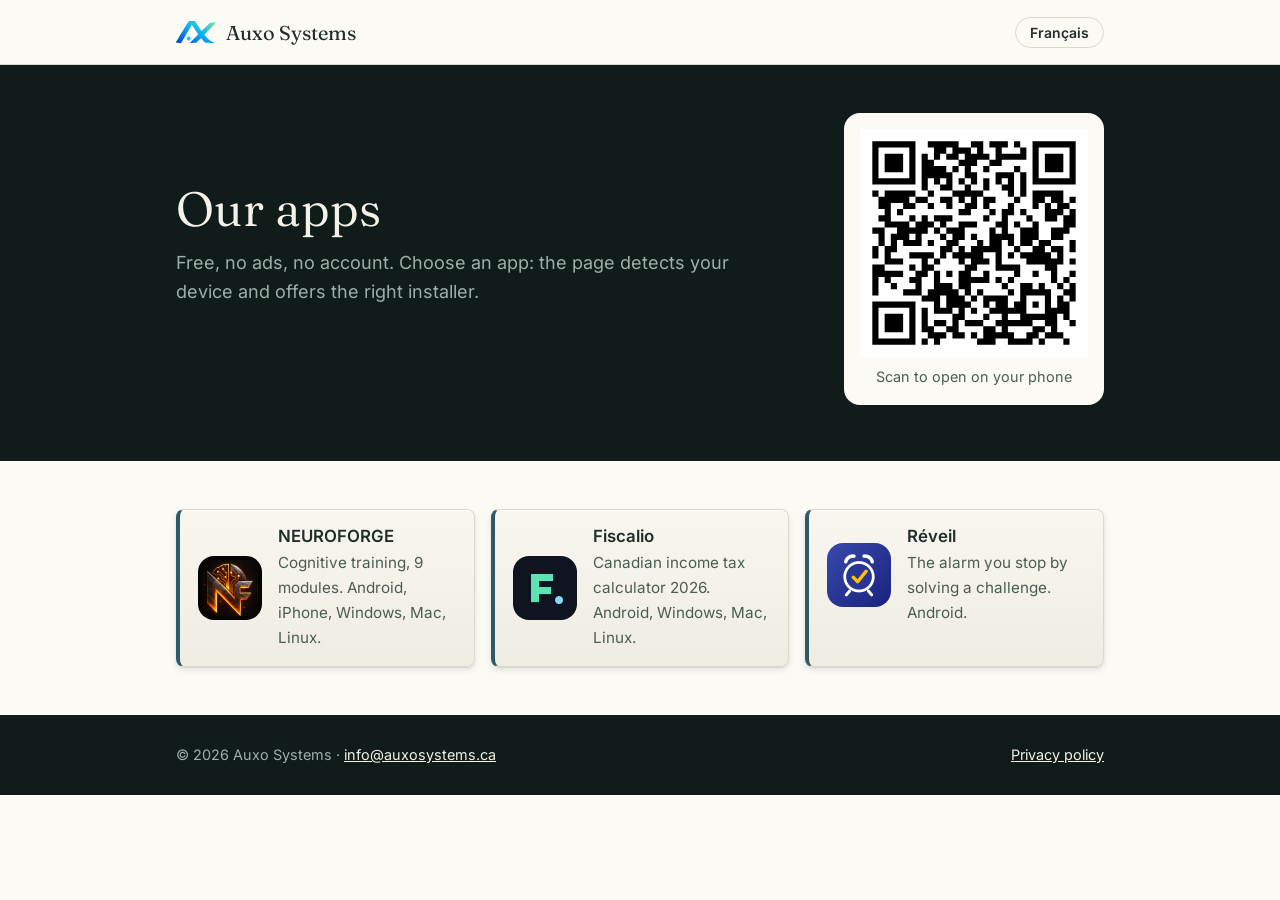
<file: site/index.html>
<!doctype html>
<html lang="fr">
<head>
<meta charset="utf-8">
<meta name="viewport" content="width=device-width, initial-scale=1">
<title>Applis Auxo Systems</title>
<meta name="description" content="Les applications d'Auxo Systems : NEUROFORGE (entraînement cognitif) et Réveil (alarme à défi).">
<link rel="icon" href="img/auxo.svg">
<link rel="stylesheet" href="style.css">
</head>
<body data-racine="./">
<header class="entete"><div class="contenu">
  <a class="marque" href="./"><img src="img/auxo.svg" alt="">Auxo Systems</a>
  <button class="langue" type="button">English</button>
</div></header>

<main>
<div class="hero"><div class="contenu">
  <div>
    <h1 data-en="Our apps">Nos applis</h1>
    <p class="accroche" data-en="Free, no ads, no account. Choose an app: the page detects your device and offers the right installer.">Gratuites, sans publicité, sans compte. Choisissez une appli : la page reconnaît votre appareil et propose le bon installateur.</p>
  </div>
  <div class="qr">
    <img src="img/qr-accueil.svg" alt="Code QR vers cette page">
    <p data-en="Scan to open on your phone">Scannez pour ouvrir sur votre cellulaire</p>
  </div>
</div></div>

<section class="bloc"><div class="contenu">
  <div class="cartes">
    <div class="carte"><a class="lien-carte" href="neuroforge/"><div class="appli-ligne">
      <img src="img/neuroforge-512.png" alt="">
      <div><h3>NEUROFORGE</h3><p data-en="Cognitive training, 9 modules. Android, iPhone, Windows, Mac, Linux.">Entraînement cognitif, 9 modules. Android, iPhone, Windows, Mac, Linux.</p></div>
    </div></a></div>
    <div class="carte"><a class="lien-carte" href="fiscalio/"><div class="appli-ligne">
      <img src="img/fiscalio-512.png" alt="">
      <div><h3>Fiscalio</h3><p data-en="Canadian income tax calculator 2026. Android, Windows, Mac, Linux.">Simulateur d'impôt canadien 2026. Android, Windows, Mac, Linux.</p></div>
    </div></a></div>
    <div class="carte"><a class="lien-carte" href="reveil/"><div class="appli-ligne">
      <img src="img/reveil-512.png" alt="">
      <div><h3>Réveil</h3><p data-en="The alarm you stop by solving a challenge. Android.">L'alarme qu'on arrête en réussissant un défi. Android.</p></div>
    </div></a></div>
  </div>
</div></section>
</main>

<footer class="pied"><div class="contenu">
  <span>© 2026 Auxo Systems · <a href="mailto:info@auxosystems.ca">info@auxosystems.ca</a></span>
  <a href="confidentialite/" data-en="Privacy policy">Politique de confidentialité</a>
</div></footer>
<script src="installer.js" defer></script>
</body>
</html>
</file>
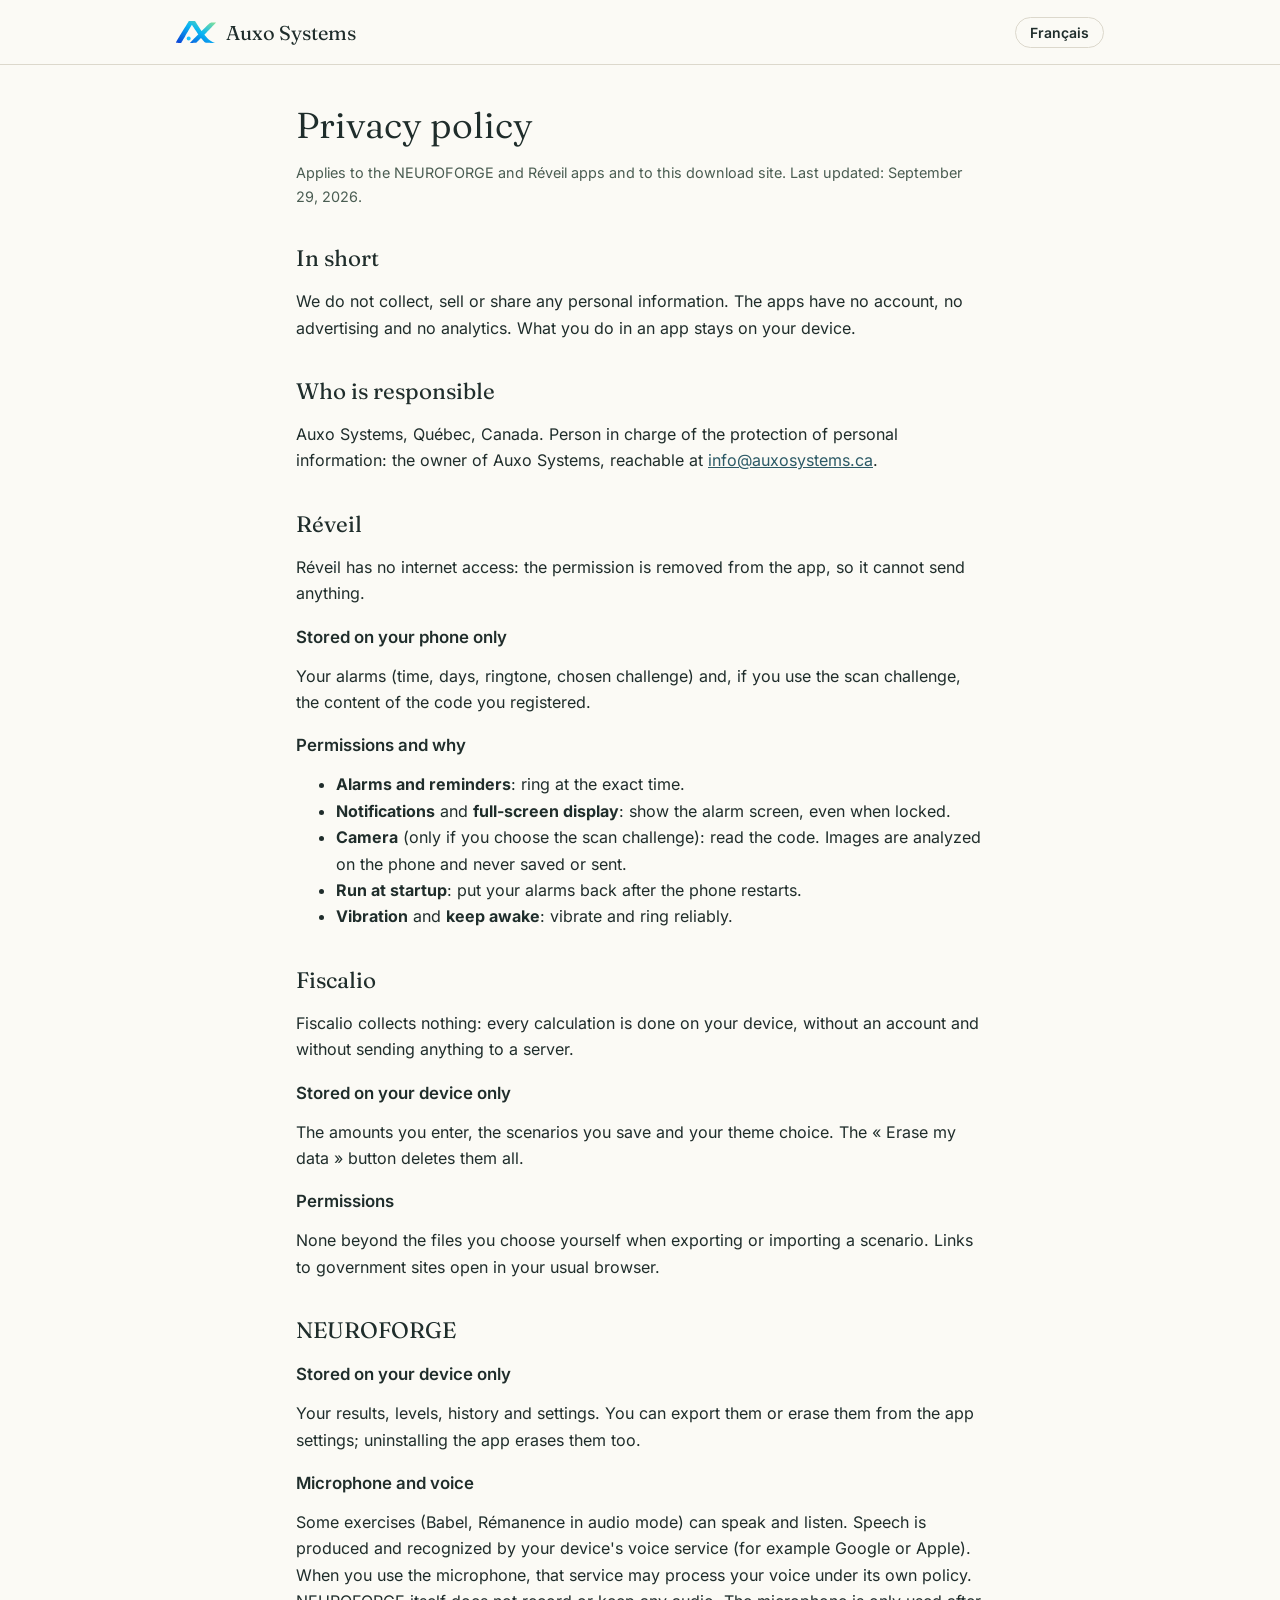
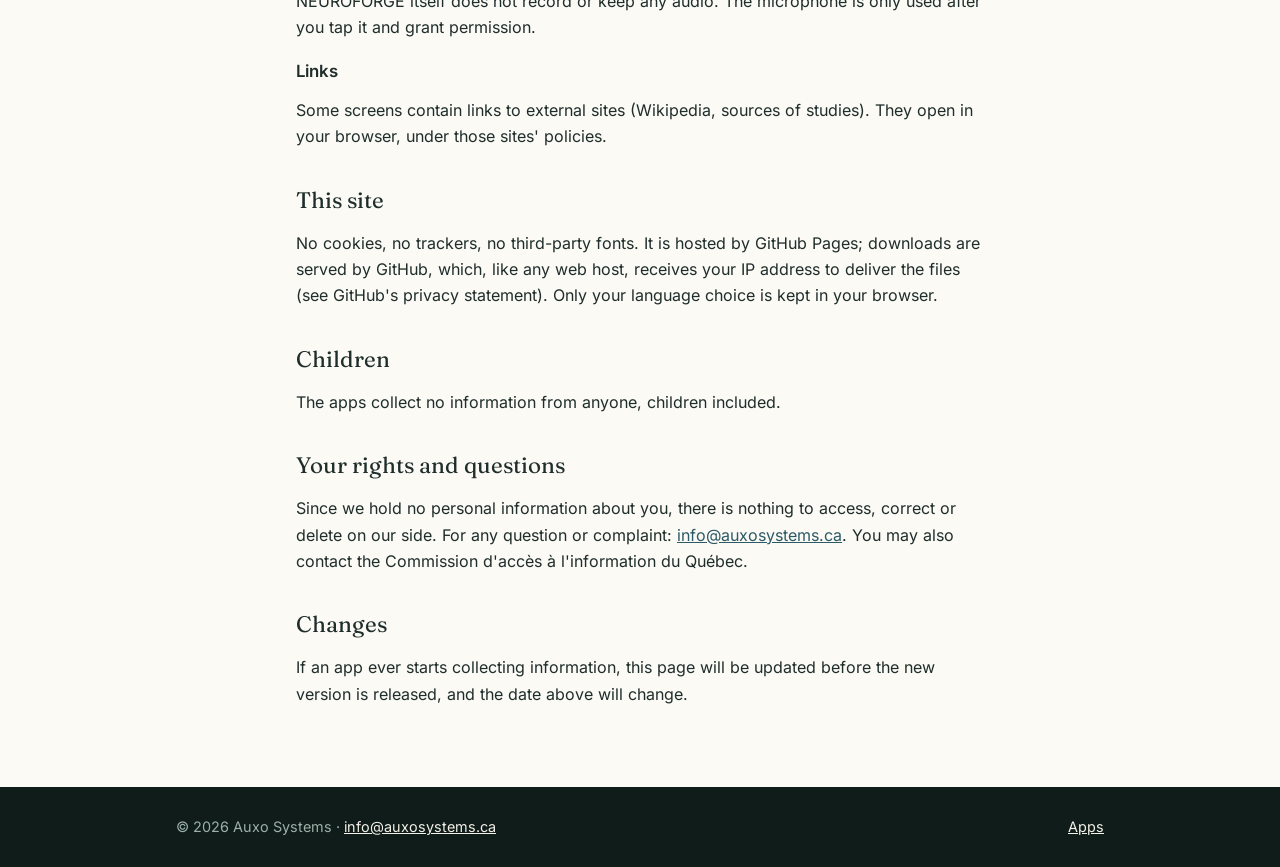
<file: site/confidentialite/index.html>
<!doctype html>
<html lang="fr">
<head>
<meta charset="utf-8">
<meta name="viewport" content="width=device-width, initial-scale=1">
<title>Confidentialité — Applis Auxo Systems</title>
<meta name="description" content="Politique de confidentialité des applications NEUROFORGE et Réveil d'Auxo Systems.">
<link rel="icon" href="../img/auxo.svg">
<link rel="stylesheet" href="../style.css">
</head>
<body data-racine="../">
<header class="entete"><div class="contenu">
  <a class="marque" href="../"><img src="../img/auxo.svg" alt="">Auxo Systems</a>
  <button class="langue" type="button">English</button>
</div></header>

<main class="texte">
<h1 data-en="Privacy policy">Politique de confidentialité</h1>
<p class="note" data-en="Applies to the NEUROFORGE and Réveil apps and to this download site. Last updated: September 29, 2026.">S'applique aux applications NEUROFORGE et Réveil et à ce site de téléchargement. Mise à jour : 29 septembre 2026.</p>

<h2 data-en="In short">En bref</h2>
<p data-en="We do not collect, sell or share any personal information. The apps have no account, no advertising and no analytics. What you do in an app stays on your device.">Nous ne recueillons, ne vendons et ne communiquons aucun renseignement personnel. Les applications n'ont ni compte, ni publicité, ni outil de mesure d'audience. Ce que vous faites dans une application reste sur votre appareil.</p>

<h2 data-en="Who is responsible">Responsable</h2>
<p data-en="Auxo Systems, Québec, Canada. Person in charge of the protection of personal information: the owner of Auxo Systems, reachable at <a href='mailto:info@auxosystems.ca'>info@auxosystems.ca</a>.">Auxo Systems, Québec, Canada. Responsable de la protection des renseignements personnels : le propriétaire d'Auxo Systems, joignable à <a href="mailto:info@auxosystems.ca">info@auxosystems.ca</a>.</p>

<h2 id="reveil">Réveil</h2>
<p data-en="Réveil has no internet access: the permission is removed from the app, so it cannot send anything.">Réveil n'a pas accès à Internet : la permission est retirée de l'application, elle ne peut donc rien envoyer.</p>
<h3 data-en="Stored on your phone only">Conservé sur votre téléphone seulement</h3>
<p data-en="Your alarms (time, days, ringtone, chosen challenge) and, if you use the scan challenge, the content of the code you registered.">Vos alarmes (heure, jours, sonnerie, défi choisi) et, si vous utilisez le défi de scan, le contenu du code que vous avez enregistré.</p>
<h3 data-en="Permissions and why">Permissions et raisons</h3>
<ul>
  <li data-en="<b>Alarms and reminders</b>: ring at the exact time.">« <b>Alarmes et rappels</b> » : sonner à l'heure exacte.</li>
  <li data-en="<b>Notifications</b> and <b>full-screen display</b>: show the alarm screen, even when locked.">« <b>Notifications</b> » et <b>affichage plein écran</b> : montrer l'écran de réveil, même verrouillé.</li>
  <li data-en="<b>Camera</b> (only if you choose the scan challenge): read the code. Images are analyzed on the phone and never saved or sent.">« <b>Appareil photo</b> » (seulement si vous choisissez le défi de scan) : lire le code. L'image est analysée sur le téléphone, jamais enregistrée ni envoyée.</li>
  <li data-en="<b>Run at startup</b>: put your alarms back after the phone restarts.">« <b>Démarrage</b> » : remettre vos alarmes en place après un redémarrage du téléphone.</li>
  <li data-en="<b>Vibration</b> and <b>keep awake</b>: vibrate and ring reliably.">« <b>Vibreur</b> » et <b>maintien éveillé</b> : vibrer et sonner de façon fiable.</li>
</ul>

<h2 id="fiscalio">Fiscalio</h2>
<p data-en="Fiscalio collects nothing: every calculation is done on your device, without an account and without sending anything to a server.">Fiscalio ne recueille rien : tous les calculs se font sur votre appareil, sans compte et sans rien envoyer à un serveur.</p>
<h3 data-en="Stored on your device only">Conservé sur votre appareil seulement</h3>
<p data-en="The amounts you enter, the scenarios you save and your theme choice. The « Erase my data » button deletes them all.">Les montants que vous saisissez, les scénarios que vous enregistrez et le thème choisi. Le bouton « Effacer mes données » les supprime tous.</p>
<h3 data-en="Permissions">Permissions</h3>
<p data-en="None beyond the files you choose yourself when exporting or importing a scenario. Links to government sites open in your usual browser.">Aucune, sauf les fichiers que vous choisissez vous-même pour exporter ou importer un scénario. Les liens vers les sites gouvernementaux s'ouvrent dans votre navigateur habituel.</p>

<h2 id="neuroforge">NEUROFORGE</h2>
<h3 data-en="Stored on your device only">Conservé sur votre appareil seulement</h3>
<p data-en="Your results, levels, history and settings. You can export them or erase them from the app settings; uninstalling the app erases them too.">Vos résultats, niveaux, historique et réglages. Vous pouvez les exporter ou les effacer dans les réglages de l'application ; la désinstaller les efface aussi.</p>
<h3 data-en="Microphone and voice">Micro et voix</h3>
<p data-en="Some exercises (Babel, Rémanence in audio mode) can speak and listen. Speech is produced and recognized by your device's voice service (for example Google or Apple). When you use the microphone, that service may process your voice under its own policy. NEUROFORGE itself does not record or keep any audio. The microphone is only used after you tap it and grant permission.">Certains exercices (Babel, Rémanence en mode audio) peuvent parler et écouter. La voix est produite et reconnue par le service vocal de votre appareil (par exemple Google ou Apple). Quand vous utilisez le micro, ce service peut traiter votre voix selon sa propre politique. NEUROFORGE n'enregistre ni ne conserve aucun son. Le micro n'est utilisé qu'après que vous l'ayez touché et autorisé.</p>
<h3 data-en="Links">Liens</h3>
<p data-en="Some screens contain links to external sites (Wikipedia, sources of studies). They open in your browser, under those sites' policies.">Certains écrans contiennent des liens vers des sites externes (Wikipédia, sources d'études). Ils s'ouvrent dans votre navigateur, selon la politique de ces sites.</p>

<h2 data-en="This site">Ce site</h2>
<p data-en="No cookies, no trackers, no third-party fonts. It is hosted by GitHub Pages; downloads are served by GitHub, which, like any web host, receives your IP address to deliver the files (see GitHub's privacy statement). Only your language choice is kept in your browser.">Aucun témoin (cookie), aucun traceur, aucune police chargée d'un tiers. Il est hébergé par GitHub Pages ; les téléchargements sont servis par GitHub qui, comme tout hébergeur, reçoit votre adresse IP pour livrer les fichiers (voir la déclaration de confidentialité de GitHub). Seul votre choix de langue est conservé dans votre navigateur.</p>

<h2 data-en="Children">Enfants</h2>
<p data-en="The apps collect no information from anyone, children included.">Les applications ne recueillent aucune information, y compris auprès des enfants.</p>

<h2 data-en="Your rights and questions">Vos droits et questions</h2>
<p data-en="Since we hold no personal information about you, there is nothing to access, correct or delete on our side. For any question or complaint: <a href='mailto:info@auxosystems.ca'>info@auxosystems.ca</a>. You may also contact the Commission d'accès à l'information du Québec.">Comme nous ne détenons aucun renseignement personnel à votre sujet, il n'y a rien à consulter, corriger ou supprimer de notre côté. Pour toute question ou plainte : <a href="mailto:info@auxosystems.ca">info@auxosystems.ca</a>. Vous pouvez aussi vous adresser à la Commission d'accès à l'information du Québec.</p>

<h2 data-en="Changes">Modifications</h2>
<p data-en="If an app ever starts collecting information, this page will be updated before the new version is released, and the date above will change.">Si une application devait un jour recueillir des informations, cette page serait mise à jour avant la sortie de la nouvelle version, et la date ci-dessus changerait.</p>
</main>

<footer class="pied"><div class="contenu">
  <span>© 2026 Auxo Systems · <a href="mailto:info@auxosystems.ca">info@auxosystems.ca</a></span>
  <a href="../" data-en="Apps">Applis</a>
</div></footer>
<script src="../installer.js" defer></script>
</body>
</html>
</file>
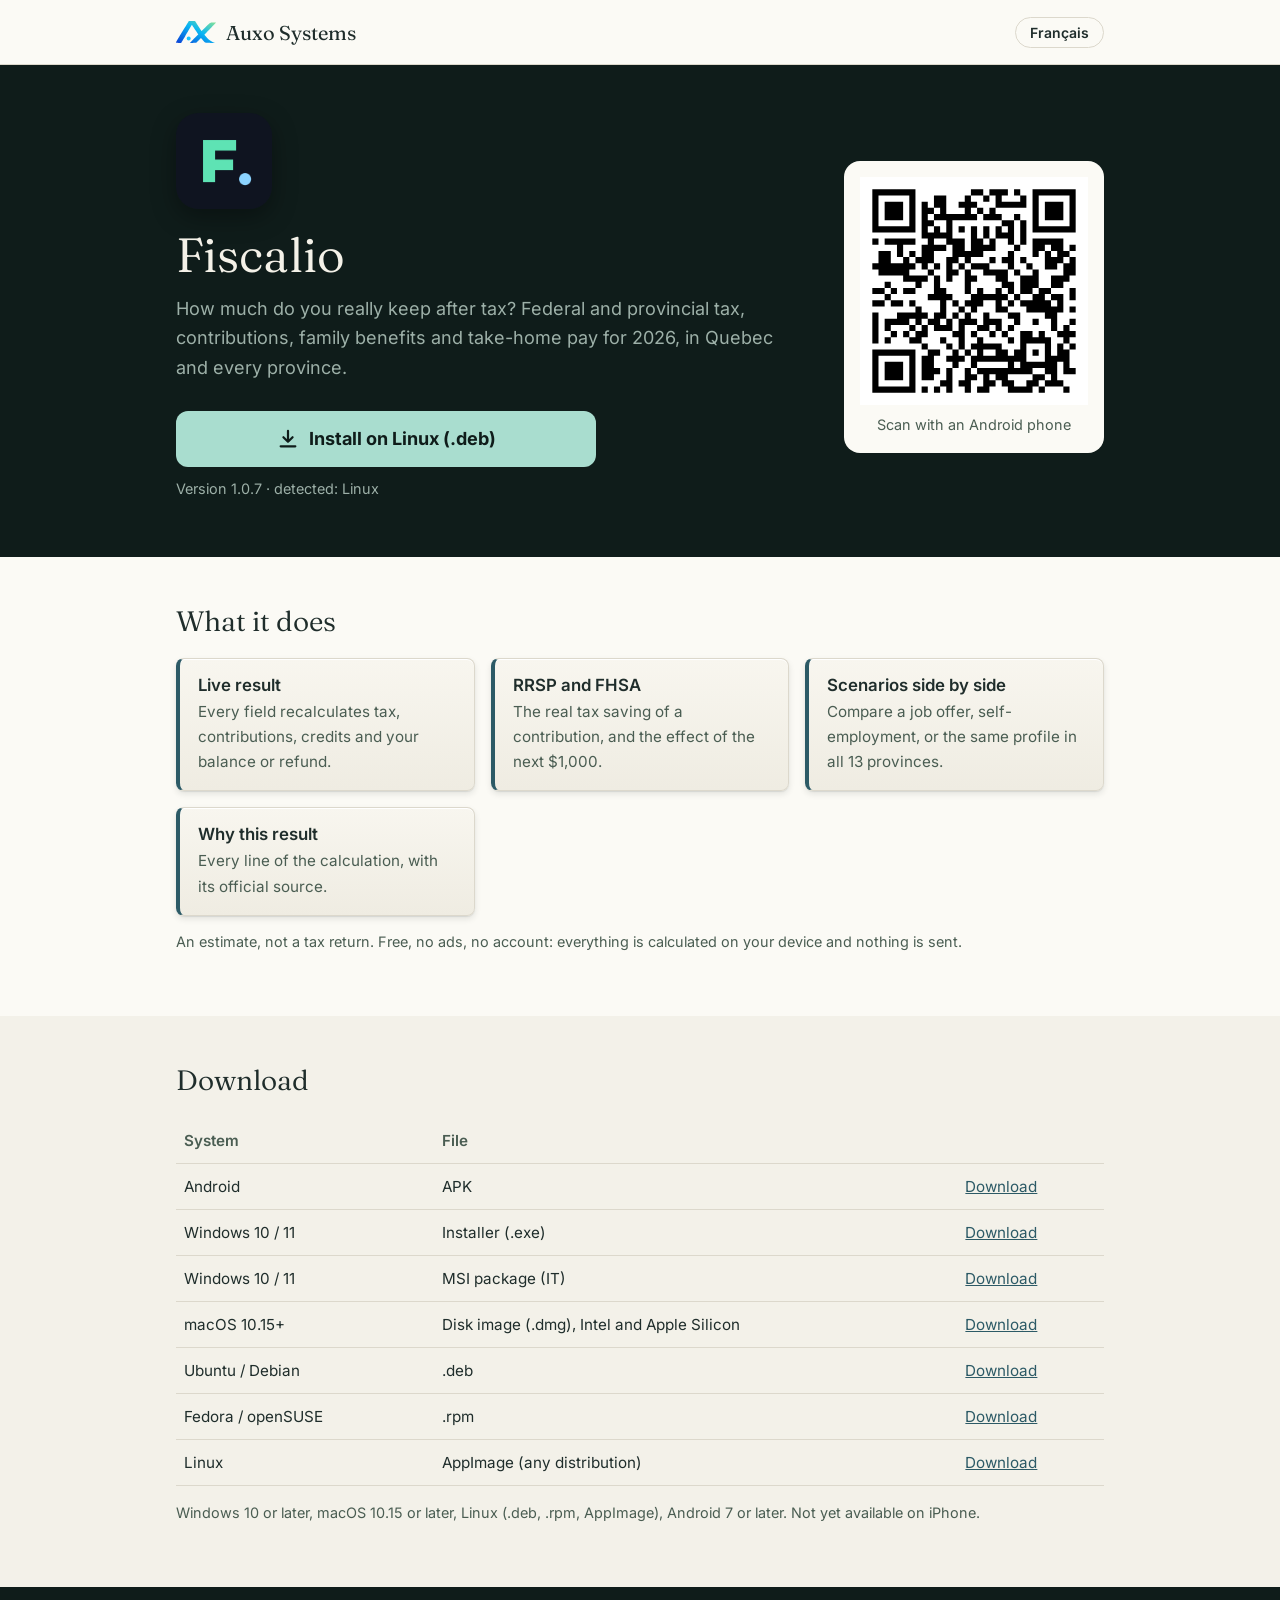
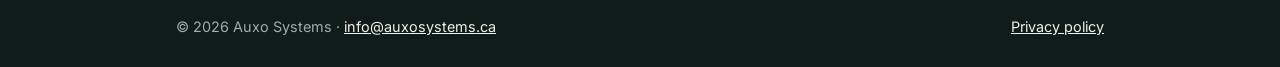
<file: site/fiscalio/index.html>
<!doctype html>
<html lang="fr">
<head>
<meta charset="utf-8">
<meta name="viewport" content="width=device-width, initial-scale=1">
<title>Fiscalio — Auxo Systems</title>
<meta name="description" content="Fiscalio : combien vous reste-t-il après impôt ? Simulateur d'impôt canadien 2026, Québec et toutes les provinces. Windows, Mac, Linux, Android.">
<meta property="og:title" content="Fiscalio — simulateur d'impôt canadien">
<meta property="og:description" content="Impôt, cotisations, prestations et revenu disponible, calculés sur votre appareil. Gratuit, sans compte.">
<meta property="og:image" content="https://ailabmanager-tech.github.io/auxo-apps/img/fiscalio-512.png">
<link rel="icon" href="../img/fiscalio-512.png">
<link rel="stylesheet" href="../style.css">
</head>
<body data-appli="fiscalio">
<header class="entete"><div class="contenu">
  <a class="marque" href="../"><img src="../img/auxo.svg" alt="">Auxo Systems</a>
  <button class="langue" type="button">English</button>
</div></header>

<main>
<div class="hero"><div class="contenu">
  <div>
    <img class="icone-app" src="../img/fiscalio-512.png" alt="Icône Fiscalio">
    <h1>Fiscalio</h1>
    <p class="accroche" data-en="How much do you really keep after tax? Federal and provincial tax, contributions, family benefits and take-home pay for 2026, in Quebec and every province.">Combien vous reste-t-il vraiment après impôt ? Impôt fédéral et provincial, cotisations, prestations familiales et revenu disponible pour 2026, au Québec et dans toutes les provinces.</p>
    <div id="installer"><a class="installer" href="#versions">Installer</a></div>
    <p class="sous-bouton" id="sous-bouton"></p>
    <div class="etapes" id="etapes"></div>
  </div>
  <div class="qr">
    <img src="../img/qr-fiscalio.svg" alt="Code QR vers cette page">
    <p data-en="Scan with an Android phone">Scannez avec un cellulaire Android</p>
  </div>
</div></div>

<section class="bloc"><div class="contenu">
  <h2 data-en="What it does">Ce qu'elle fait</h2>
  <div class="cartes">
    <div class="carte"><h3 data-en="Live result">Résultat en direct</h3><p data-en="Every field recalculates tax, contributions, credits and your balance or refund.">Chaque champ recalcule l'impôt, les cotisations, les crédits et votre solde ou remboursement.</p></div>
    <div class="carte"><h3 data-en="RRSP and FHSA">REER et CELIAPP</h3><p data-en="The real tax saving of a contribution, and the effect of the next $1,000.">L'économie réelle d'une cotisation, et l'effet des 1 000 $ suivants.</p></div>
    <div class="carte"><h3 data-en="Scenarios side by side">Scénarios côte à côte</h3><p data-en="Compare a job offer, self-employment, or the same profile in all 13 provinces.">Comparez une offre d'emploi, le travail autonome, ou le même profil dans les 13 provinces.</p></div>
    <div class="carte"><h3 data-en="Why this result">Pourquoi ce résultat</h3><p data-en="Every line of the calculation, with its official source.">Chaque ligne du calcul, avec sa source officielle.</p></div>
  </div>
  <p class="note" data-en="An estimate, not a tax return. Free, no ads, no account: everything is calculated on your device and nothing is sent.">Une estimation, pas une déclaration de revenus. Gratuit, sans publicité, sans compte : tout se calcule sur votre appareil et rien n'est envoyé.</p>
</div></section>

<section class="bloc" id="versions"><div class="contenu">
  <h2 data-en="Download">Téléchargement</h2>
  <div class="table-defile"><table class="fichiers">
    <thead><tr><th data-en="System">Système</th><th data-en="File">Fichier</th><th></th></tr></thead>
    <tbody id="fichiers"></tbody>
  </table></div>
  <p class="note" data-en="Windows 10 or later, macOS 10.15 or later, Linux (.deb, .rpm, AppImage), Android 7 or later. Not yet available on iPhone.">Windows 10 ou plus récent, macOS 10.15 ou plus récent, Linux (.deb, .rpm, AppImage), Android 7 ou plus récent. Pas encore offert sur iPhone.</p>
</div></section>
</main>

<footer class="pied"><div class="contenu">
  <span>© 2026 Auxo Systems · <a href="mailto:info@auxosystems.ca">info@auxosystems.ca</a></span>
  <a href="../confidentialite/#fiscalio" data-en="Privacy policy">Politique de confidentialité</a>
</div></footer>
<script src="../installer.js" defer></script>
</body>
</html>
</file>
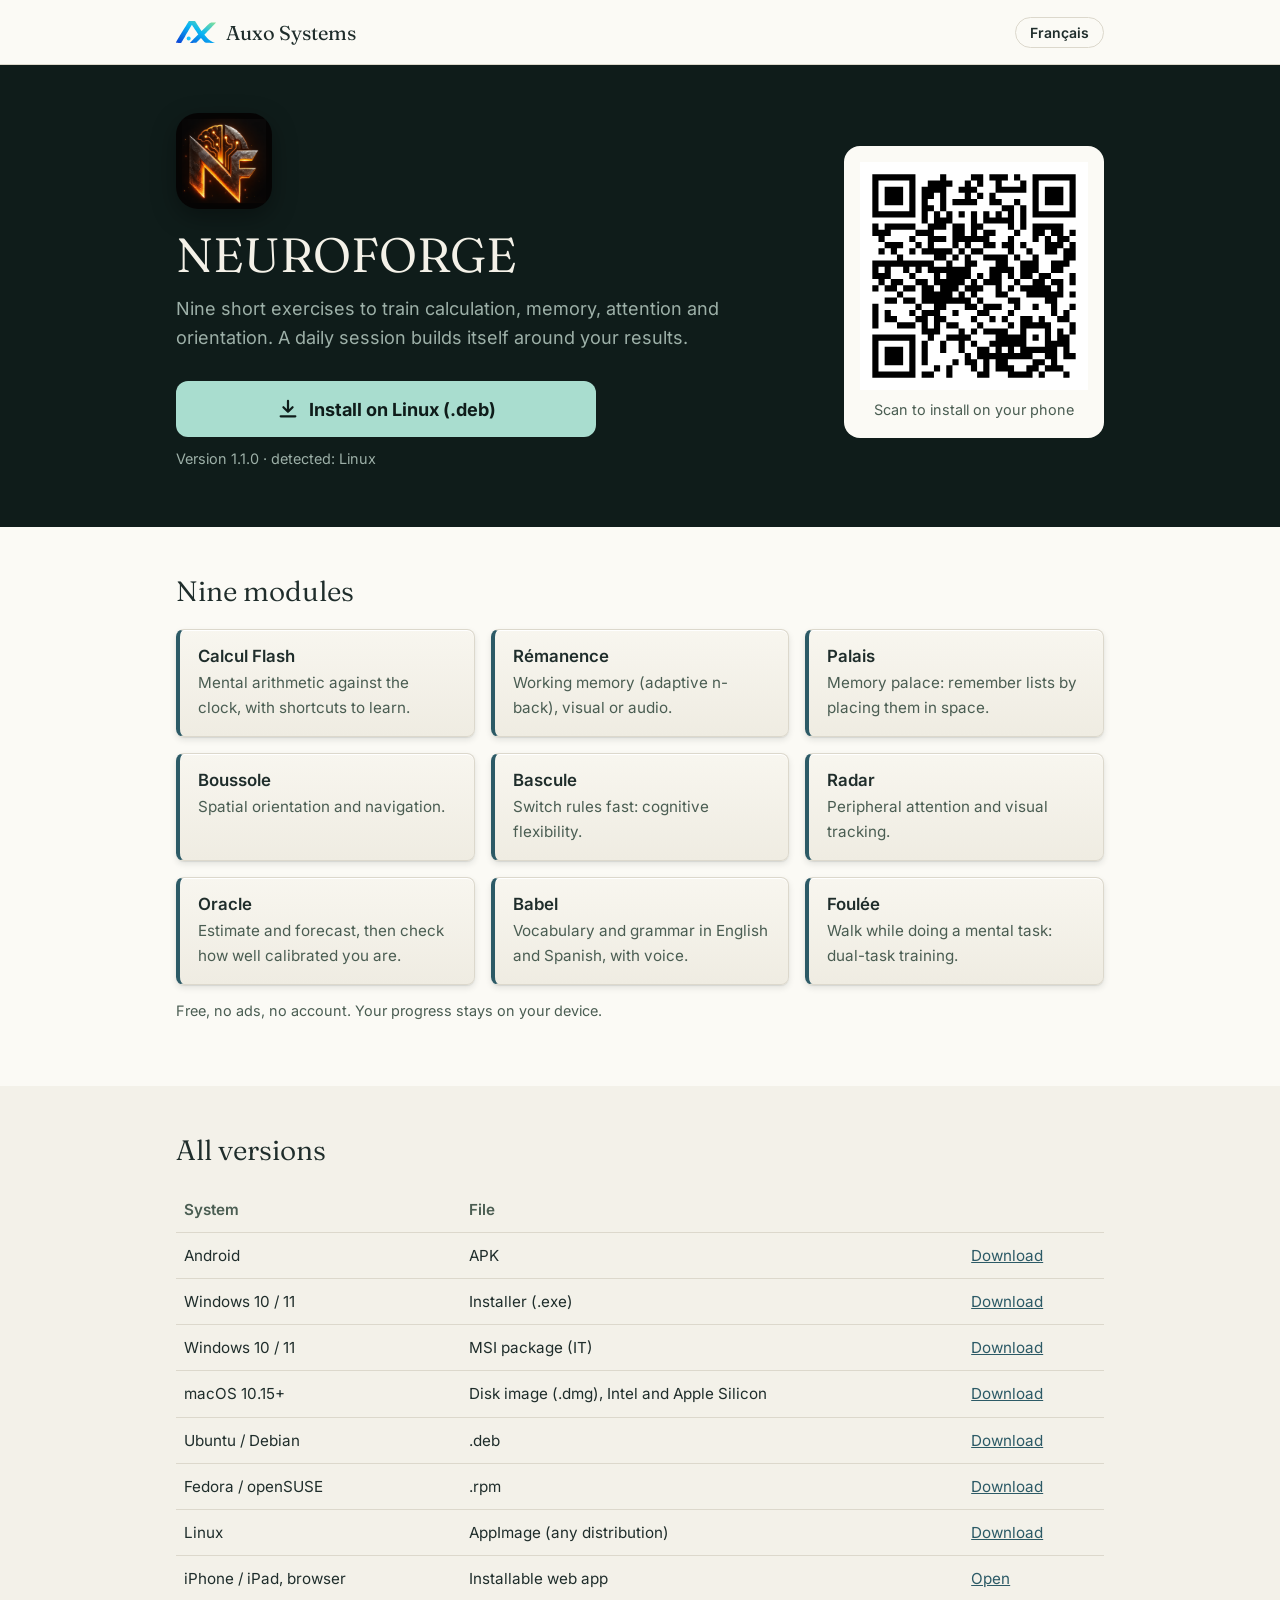
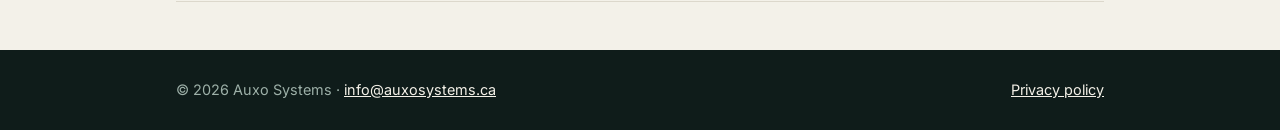
<file: site/neuroforge/index.html>
<!doctype html>
<html lang="fr">
<head>
<meta charset="utf-8">
<meta name="viewport" content="width=device-width, initial-scale=1">
<title>NEUROFORGE — Auxo Systems</title>
<meta name="description" content="NEUROFORGE : 9 exercices d'entraînement cognitif. Gratuit, sans publicité, sans compte. Android, iPhone, Windows, Mac, Linux.">
<meta property="og:title" content="NEUROFORGE — entraînement cognitif">
<meta property="og:description" content="9 exercices pour garder l'esprit vif. Android, iPhone, Windows, Mac, Linux.">
<meta property="og:image" content="https://ailabmanager-tech.github.io/auxo-apps/img/neuroforge-512.png">
<link rel="icon" href="../img/neuroforge-512.png">
<link rel="stylesheet" href="../style.css">
</head>
<body data-appli="neuroforge">
<header class="entete"><div class="contenu">
  <a class="marque" href="../"><img src="../img/auxo.svg" alt="">Auxo Systems</a>
  <button class="langue" type="button">English</button>
</div></header>

<main>
<div class="hero"><div class="contenu">
  <div>
    <img class="icone-app" src="../img/neuroforge-512.png" alt="Icône NEUROFORGE">
    <h1>NEUROFORGE</h1>
    <p class="accroche" data-en="Nine short exercises to train calculation, memory, attention and orientation. A daily session builds itself around your results.">Neuf exercices courts pour entraîner le calcul, la mémoire, l'attention et l'orientation. Une séance quotidienne se compose selon vos résultats.</p>
    <div id="installer"><a class="installer" href="#versions">Installer</a></div>
    <p class="sous-bouton" id="sous-bouton"></p>
    <div class="etapes" id="etapes"></div>
  </div>
  <div class="qr">
    <img src="../img/qr-neuroforge.svg" alt="Code QR vers cette page">
    <p data-en="Scan to install on your phone">Scannez pour installer sur votre cellulaire</p>
  </div>
</div></div>

<section class="bloc"><div class="contenu">
  <h2 data-en="Nine modules">Neuf modules</h2>
  <div class="cartes">
    <div class="carte"><h3>Calcul Flash</h3><p data-en="Mental arithmetic against the clock, with shortcuts to learn.">Calcul mental chronométré, avec les astuces à apprendre.</p></div>
    <div class="carte"><h3>Rémanence</h3><p data-en="Working memory (adaptive n-back), visual or audio.">Mémoire de travail (n-back adaptatif), visuel ou audio.</p></div>
    <div class="carte"><h3>Palais</h3><p data-en="Memory palace: remember lists by placing them in space.">Palais de mémoire : retenir des listes en les plaçant dans l'espace.</p></div>
    <div class="carte"><h3>Boussole</h3><p data-en="Spatial orientation and navigation.">Orientation et navigation dans l'espace.</p></div>
    <div class="carte"><h3>Bascule</h3><p data-en="Switch rules fast: cognitive flexibility.">Changer de règle vite : flexibilité mentale.</p></div>
    <div class="carte"><h3>Radar</h3><p data-en="Peripheral attention and visual tracking.">Attention périphérique et poursuite visuelle.</p></div>
    <div class="carte"><h3>Oracle</h3><p data-en="Estimate and forecast, then check how well calibrated you are.">Estimer et prévoir, puis mesurer la justesse de ses certitudes.</p></div>
    <div class="carte"><h3>Babel</h3><p data-en="Vocabulary and grammar in English and Spanish, with voice.">Vocabulaire et grammaire en anglais et en espagnol, avec la voix.</p></div>
    <div class="carte"><h3>Foulée</h3><p data-en="Walk while doing a mental task: dual-task training.">Marcher en faisant une tâche mentale : double tâche.</p></div>
  </div>
  <p class="note" data-en="Free, no ads, no account. Your progress stays on your device.">Gratuit, sans publicité, sans compte. Vos progrès restent sur votre appareil.</p>
</div></section>

<section class="bloc" id="versions"><div class="contenu">
  <h2 data-en="All versions">Toutes les versions</h2>
  <div class="table-defile"><table class="fichiers">
    <thead><tr><th data-en="System">Système</th><th data-en="File">Fichier</th><th></th></tr></thead>
    <tbody id="fichiers"></tbody>
  </table></div>
</div></section>
</main>

<footer class="pied"><div class="contenu">
  <span>© 2026 Auxo Systems · <a href="mailto:info@auxosystems.ca">info@auxosystems.ca</a></span>
  <a href="../confidentialite/#neuroforge" data-en="Privacy policy">Politique de confidentialité</a>
</div></footer>
<script src="../installer.js" defer></script>
</body>
</html>
</file>
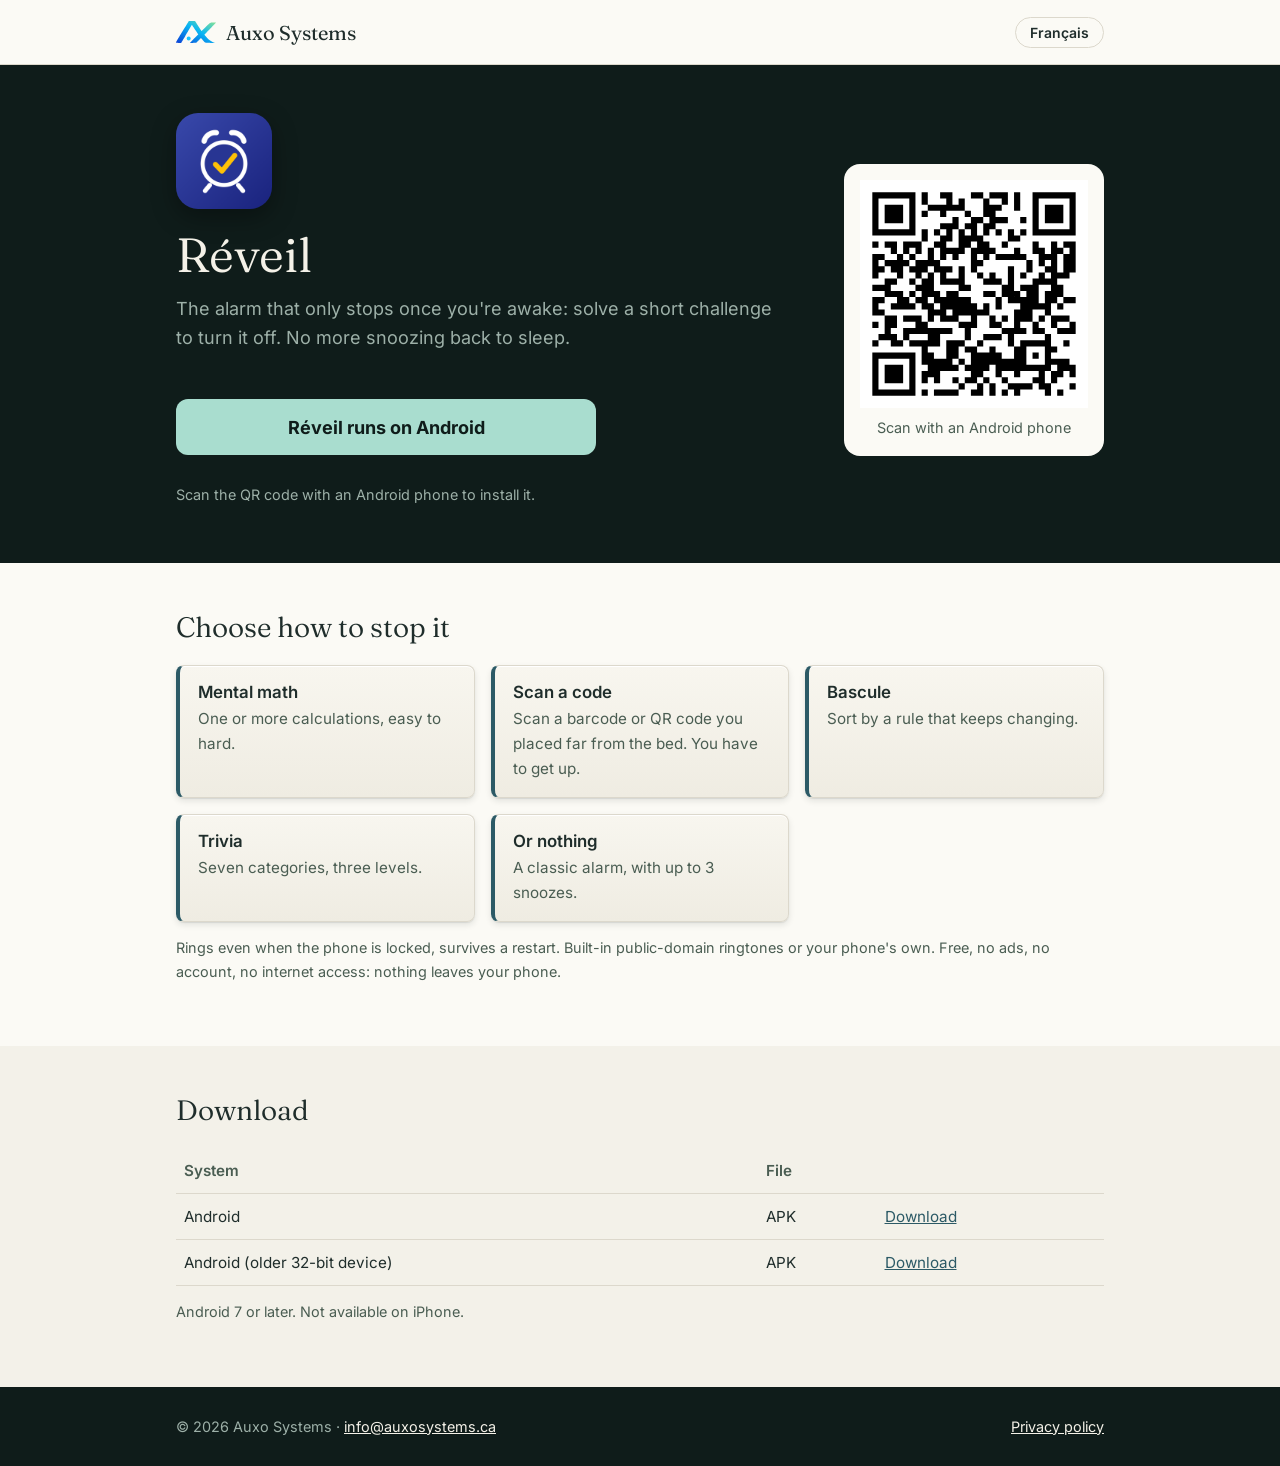
<file: site/reveil/index.html>
<!doctype html>
<html lang="fr">
<head>
<meta charset="utf-8">
<meta name="viewport" content="width=device-width, initial-scale=1">
<title>Réveil — Auxo Systems</title>
<meta name="description" content="Réveil : l'alarme qui s'arrête seulement quand vous êtes réveillé. Calcul, code à scanner loin du lit, jeux de mémoire, culture générale. Android.">
<meta property="og:title" content="Réveil — l'alarme qui vous réveille pour vrai">
<meta property="og:description" content="Pour arrêter l'alarme, il faut réussir un petit défi. Android, gratuit, sans publicité.">
<meta property="og:image" content="https://ailabmanager-tech.github.io/auxo-apps/img/reveil-512.png">
<link rel="icon" href="../img/reveil-512.png">
<link rel="stylesheet" href="../style.css">
</head>
<body data-appli="reveil">
<header class="entete"><div class="contenu">
  <a class="marque" href="../"><img src="../img/auxo.svg" alt="">Auxo Systems</a>
  <button class="langue" type="button">English</button>
</div></header>

<main>
<div class="hero"><div class="contenu">
  <div>
    <img class="icone-app" src="../img/reveil-512.png" alt="Icône Réveil">
    <h1>Réveil</h1>
    <p class="accroche" data-en="The alarm that only stops once you're awake: solve a short challenge to turn it off. No more snoozing back to sleep.">L'alarme qui s'arrête seulement quand vous êtes réveillé : réussissez un petit défi pour la couper. Fini le bouton Arrêter pressé en dormant.</p>
    <div id="installer"><a class="installer" href="#versions">Installer</a></div>
    <p class="sous-bouton" id="sous-bouton"></p>
    <div class="etapes" id="etapes"></div>
  </div>
  <div class="qr">
    <img src="../img/qr-reveil.svg" alt="Code QR vers cette page">
    <p data-en="Scan with an Android phone">Scannez avec un cellulaire Android</p>
  </div>
</div></div>

<section class="bloc"><div class="contenu">
  <h2 data-en="Choose how to stop it">Choisissez comment l'arrêter</h2>
  <div class="cartes">
    <div class="carte"><h3 data-en="Mental math">Calcul mental</h3><p data-en="One or more calculations, easy to hard.">Un ou plusieurs calculs, de facile à difficile.</p></div>
    <div class="carte"><h3 data-en="Scan a code">Scanner un code</h3><p data-en="Scan a barcode or QR code you placed far from the bed. You have to get up.">Scannez un code-barres ou un code QR placé loin du lit. Il faut se lever.</p></div>
    <div class="carte"><h3>Bascule</h3><p data-en="Sort by a rule that keeps changing.">Trier selon une règle qui change sans arrêt.</p></div>
    <div class="carte"><h3 data-en="Trivia">Culture générale</h3><p data-en="Seven categories, three levels.">Sept catégories, trois niveaux.</p></div>
    <div class="carte"><h3 data-en="Or nothing">Ou aucun défi</h3><p data-en="A classic alarm, with up to 3 snoozes.">Une alarme classique, avec 3 reports au maximum.</p></div>
  </div>
  <p class="note" data-en="Rings even when the phone is locked, survives a restart. Built-in public-domain ringtones or your phone's own. Free, no ads, no account, no internet access: nothing leaves your phone.">Sonne même téléphone verrouillé et après un redémarrage. Sonneries intégrées du domaine public ou celle de votre téléphone. Gratuit, sans publicité, sans compte, sans accès à Internet : rien ne quitte votre téléphone.</p>
</div></section>

<section class="bloc" id="versions"><div class="contenu">
  <h2 data-en="Download">Téléchargement</h2>
  <div class="table-defile"><table class="fichiers">
    <thead><tr><th data-en="System">Système</th><th data-en="File">Fichier</th><th></th></tr></thead>
    <tbody id="fichiers"></tbody>
  </table></div>
  <p class="note" data-en="Android 7 or later. Not available on iPhone.">Android 7 ou plus récent. Pas offert sur iPhone.</p>
</div></section>
</main>

<footer class="pied"><div class="contenu">
  <span>© 2026 Auxo Systems · <a href="mailto:info@auxosystems.ca">info@auxosystems.ca</a></span>
  <a href="../confidentialite/#reveil" data-en="Privacy policy">Politique de confidentialité</a>
</div></footer>
<script src="../installer.js" defer></script>
</body>
</html>
</file>
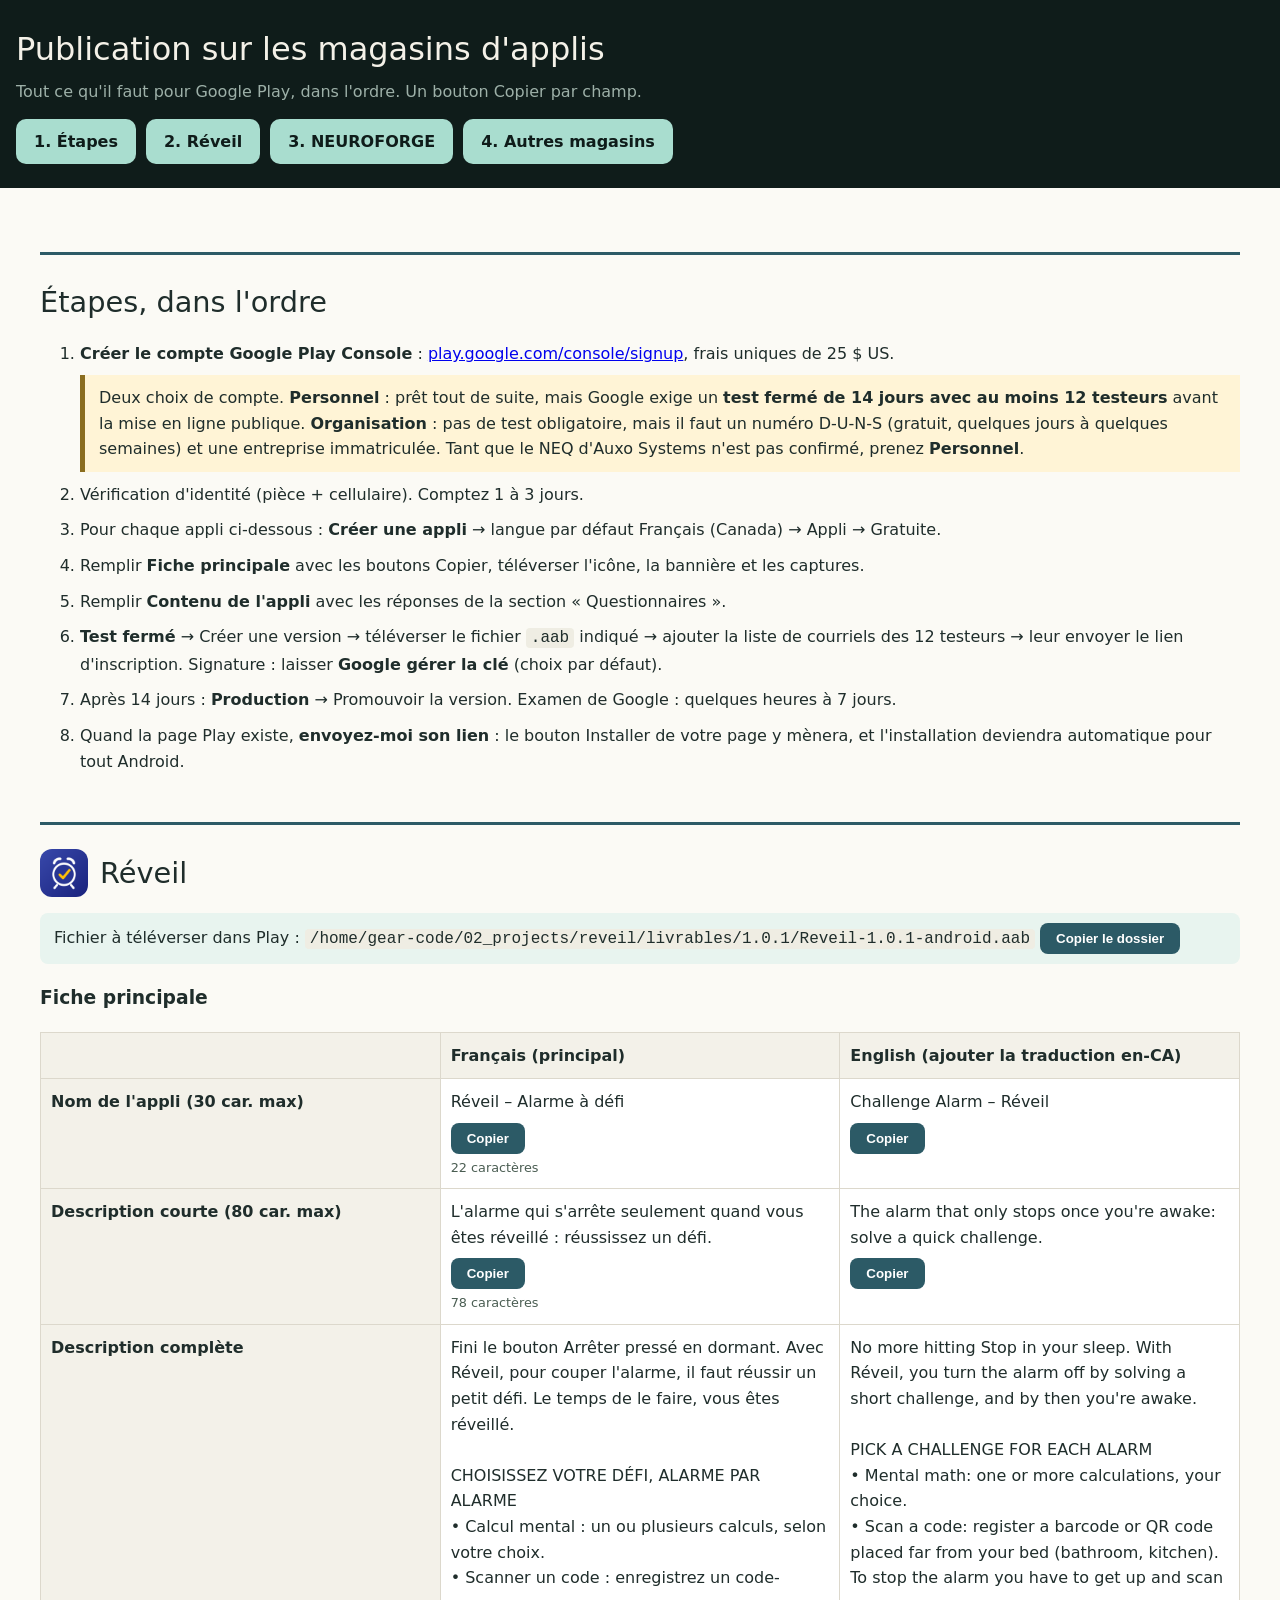
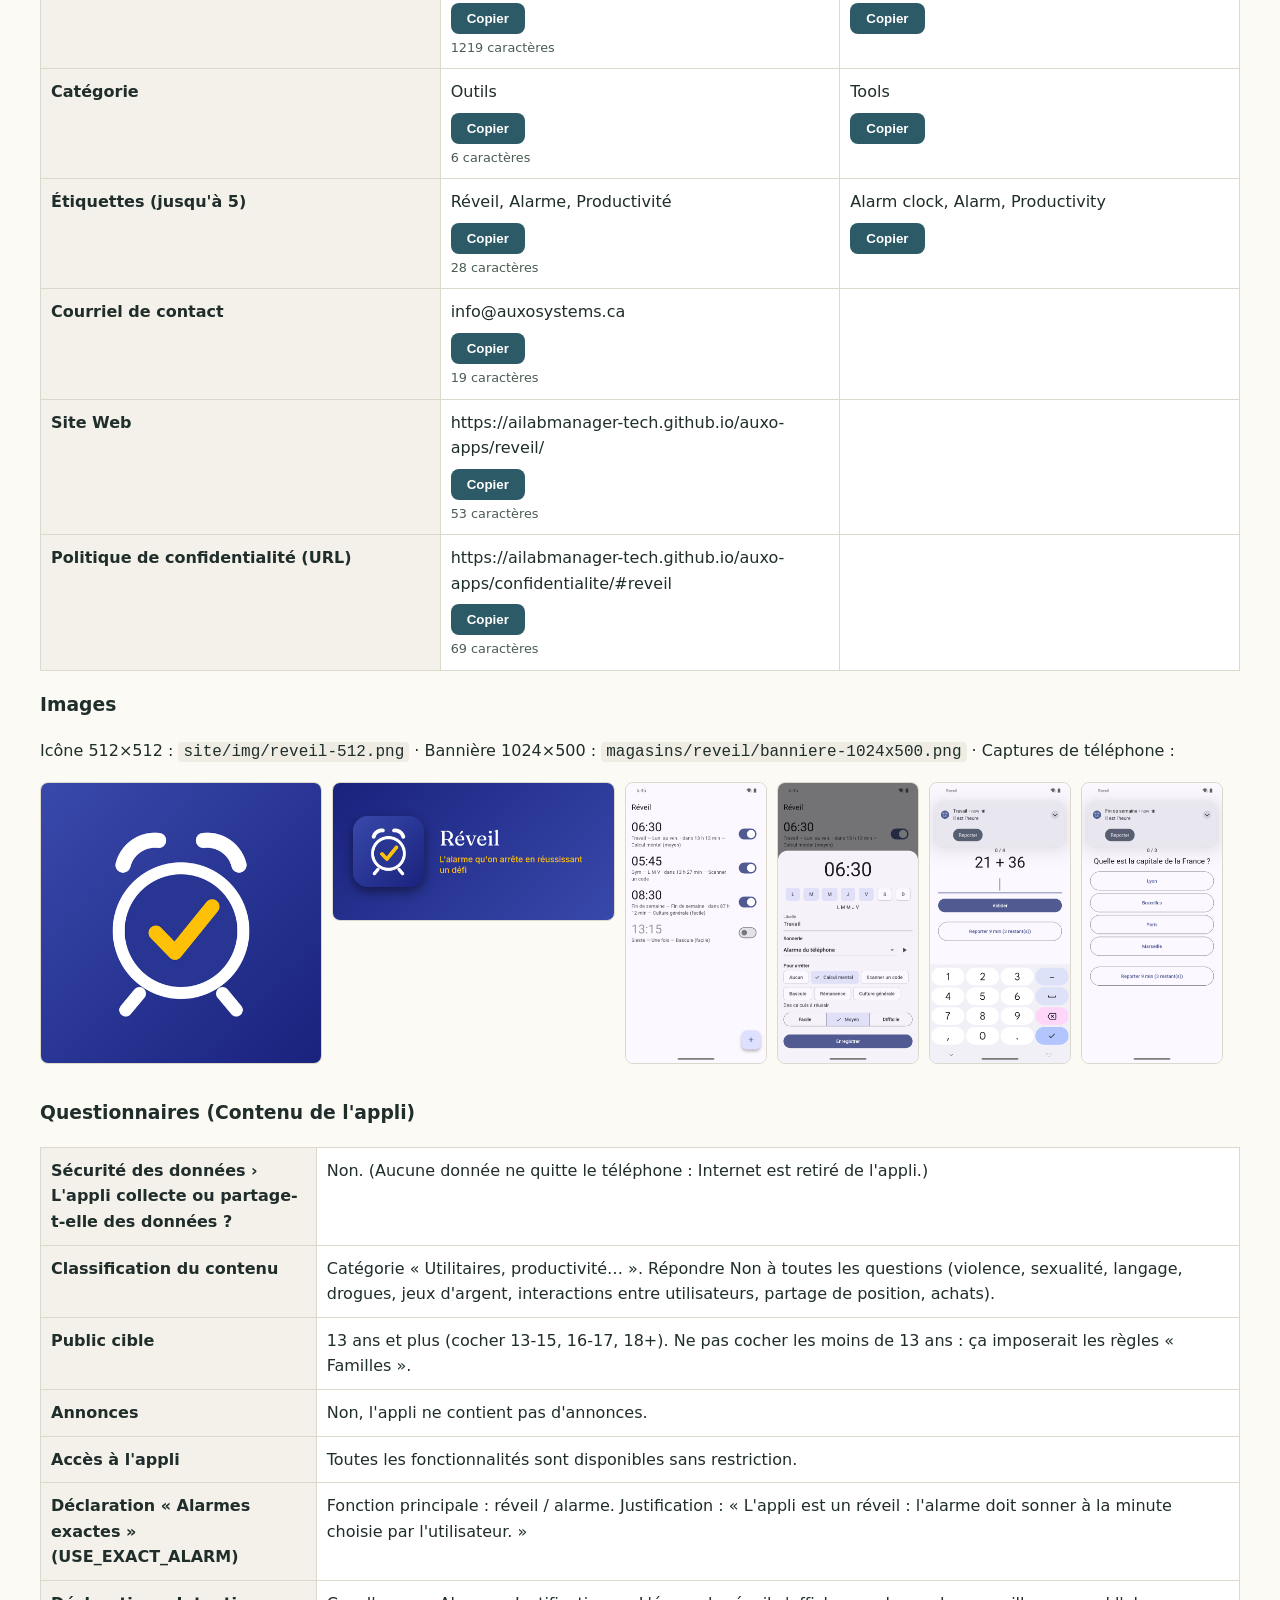
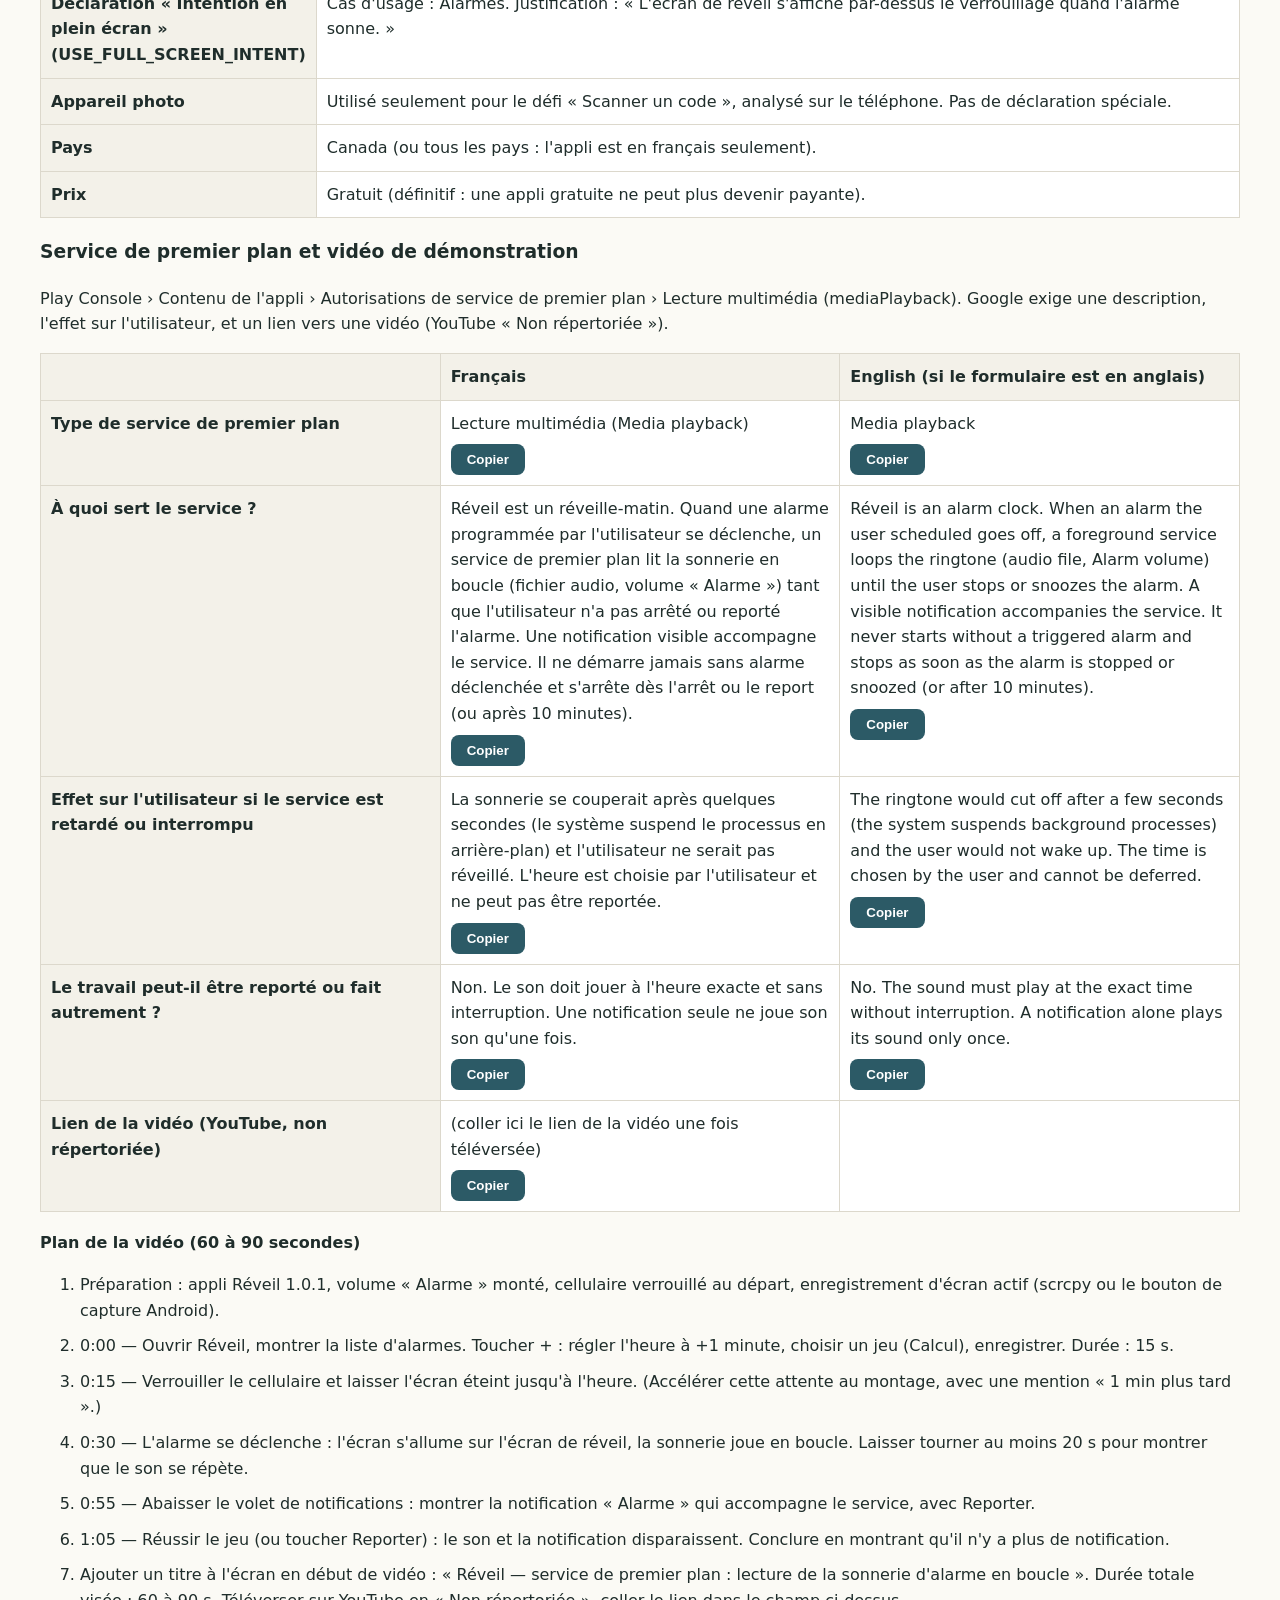
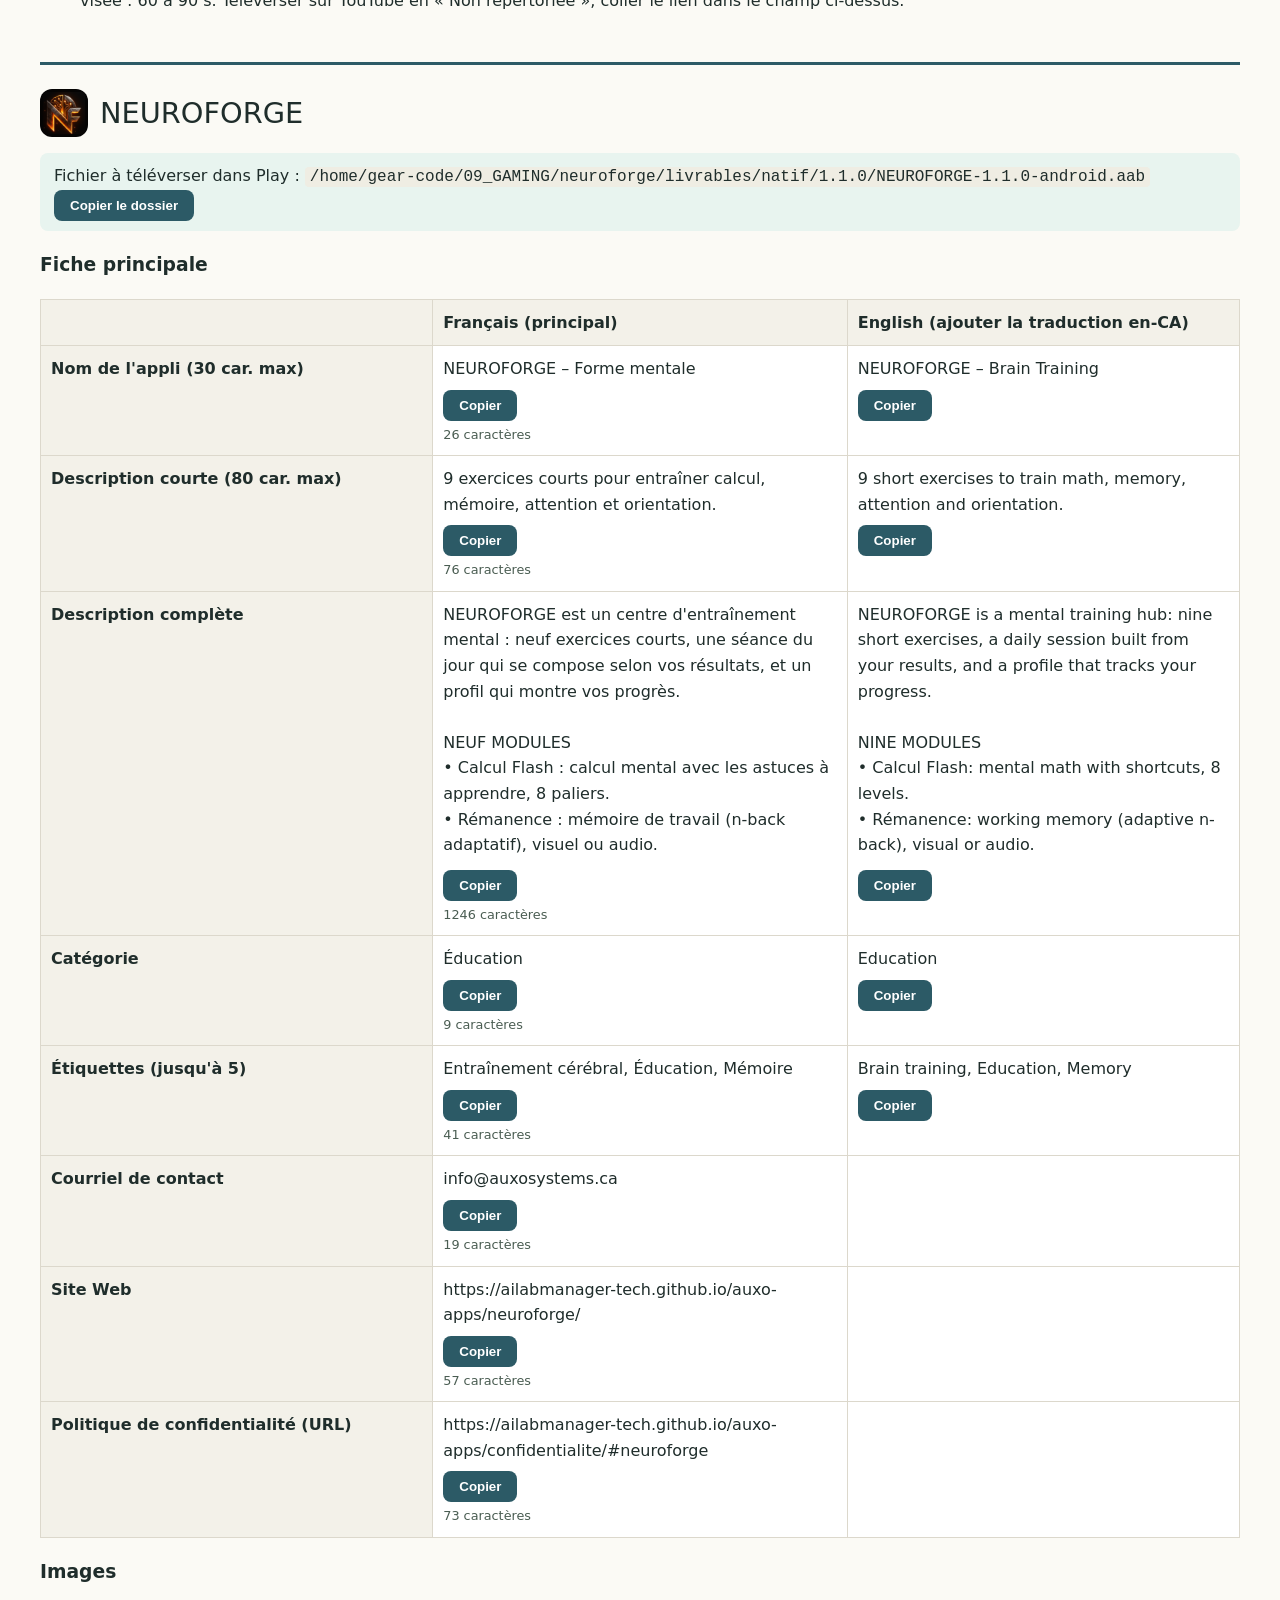
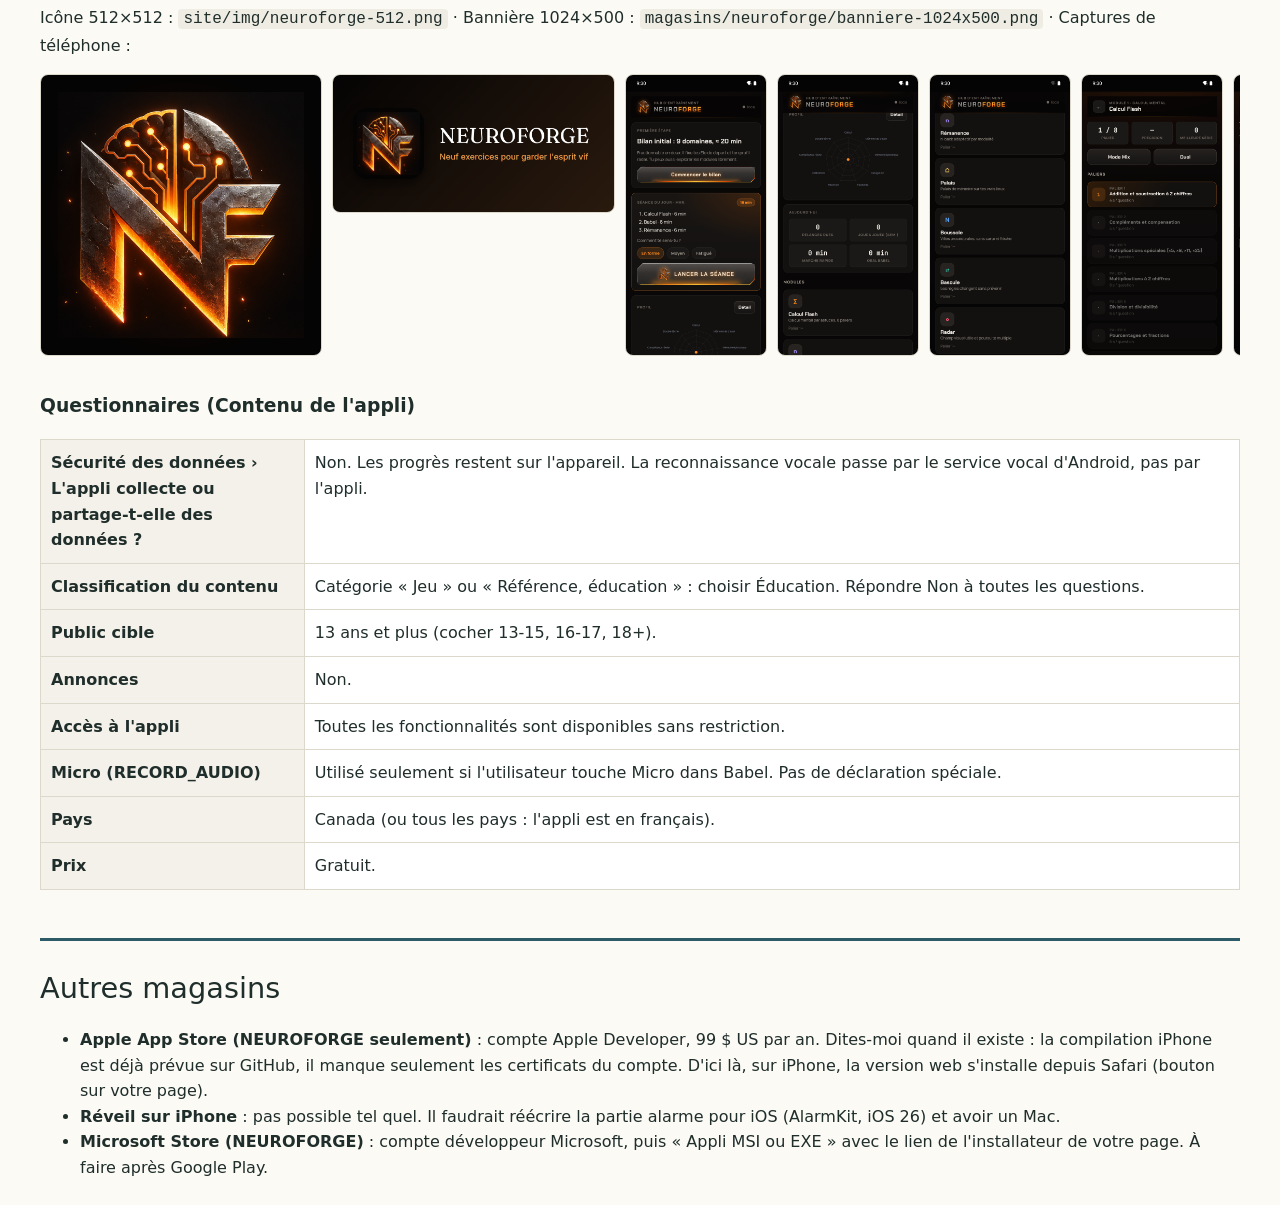
<file: magasins/guide.html>
<!doctype html><html lang="fr"><head><meta charset="utf-8"><title>Publication — magasins d'applis</title>
<meta name="viewport" content="width=device-width, initial-scale=1">
<style>
body { margin: 0; font: 16px/1.6 system-ui, sans-serif; background: #fbfaf5; color: #1f2d2b; }
header { background: #0f1c1a; color: #f4f1e8; padding: 24px 16px; }
header h1 { margin: 0; font-weight: 500; } header p { margin: 4px 0 0; color: #9db0a8; }
nav { display: flex; gap: 10px; margin-top: 14px; flex-wrap: wrap; }
nav a { background: #a9ddcf; color: #0f1c1a; padding: 10px 18px; border-radius: 10px; text-decoration: none; font-weight: 700; }
main { max-width: 1200px; margin: 0 auto; padding: 16px; }
h2 { display: flex; align-items: center; gap: 12px; font-weight: 500; font-size: 1.8rem; margin: 48px 0 8px; border-top: 3px solid #2c5a66; padding-top: 24px; }
h4 { margin: 18px 0 4px; }
h2 .ic { width: 48px; height: 48px; border-radius: 12px; }
table { border-collapse: collapse; width: 100%; background: #fff; }
th, td { border: 1px solid #dcd8cc; padding: 10px; vertical-align: top; text-align: left; }
th { width: 22%; background: #f3f1e9; font-weight: 600; }
pre { white-space: pre-wrap; font: inherit; margin: 0 0 8px; max-height: 260px; overflow: auto; }
button { background: #2c5a66; color: #fff; border: 0; border-radius: 8px; padding: 8px 16px; font-weight: 700; cursor: pointer; }
button.ok { background: #426b52; }
.nb { font-size: .8rem; color: #4a5d52; margin-top: 4px; }
.alerte { background: #fff4d6; border-left: 5px solid #8a6d1f; padding: 10px 14px; margin: 8px 0; }
.etapes li { margin: 10px 0; }
.caps { display: flex; gap: 10px; overflow-x: auto; padding-bottom: 8px; }
.caps img { height: 280px; border-radius: 8px; border: 1px solid #dcd8cc; }
.caps img.ban { height: 137px; }
.fichier { background: #e8f4ef; padding: 10px 14px; border-radius: 8px; }
code { background: #efede3; padding: 1px 5px; border-radius: 4px; }
</style></head><body>
<header><h1>Publication sur les magasins d'applis</h1>
<p>Tout ce qu'il faut pour Google Play, dans l'ordre. Un bouton Copier par champ.</p>
<nav><a href="#ordre">1. Étapes</a><a href="#reveil">2. Réveil</a><a href="#neuroforge">3. NEUROFORGE</a><a href="#autres">4. Autres magasins</a></nav></header>
<main>
<h2 id="ordre">Étapes, dans l'ordre</h2>
<ol class="etapes">
<li><b>Créer le compte Google Play Console</b> : <a href="https://play.google.com/console/signup" target="_blank">play.google.com/console/signup</a>, frais uniques de 25 $ US.
  <div class="alerte">Deux choix de compte. <b>Personnel</b> : prêt tout de suite, mais Google exige un <b>test fermé de 14 jours avec au moins 12 testeurs</b>
  avant la mise en ligne publique. <b>Organisation</b> : pas de test obligatoire, mais il faut un numéro D-U-N-S (gratuit, quelques jours à quelques
  semaines) et une entreprise immatriculée. Tant que le NEQ d'Auxo Systems n'est pas confirmé, prenez <b>Personnel</b>.</div></li>
<li>Vérification d'identité (pièce + cellulaire). Comptez 1 à 3 jours.</li>
<li>Pour chaque appli ci-dessous : <b>Créer une appli</b> → langue par défaut Français (Canada) → Appli → Gratuite.</li>
<li>Remplir <b>Fiche principale</b> avec les boutons Copier, téléverser l'icône, la bannière et les captures.</li>
<li>Remplir <b>Contenu de l'appli</b> avec les réponses de la section « Questionnaires ».</li>
<li><b>Test fermé</b> → Créer une version → téléverser le fichier <code>.aab</code> indiqué → ajouter la liste de courriels des 12 testeurs →
  leur envoyer le lien d'inscription. Signature : laisser <b>Google gérer la clé</b> (choix par défaut).</li>
<li>Après 14 jours : <b>Production</b> → Promouvoir la version. Examen de Google : quelques heures à 7 jours.</li>
<li>Quand la page Play existe, <b>envoyez-moi son lien</b> : le bouton Installer de votre page y mènera, et l'installation deviendra automatique pour tout Android.</li>
</ol>

<section id="reveil">
<h2><img class="ic" src="../site/img/reveil-512.png"> Réveil</h2>
<p class="fichier">Fichier à téléverser dans Play : <code>/home/gear-code/02_projects/reveil/livrables/1.0.1/Reveil-1.0.1-android.aab</code>
  <button onclick="copier(this)" data-t="/home/gear-code/02_projects/reveil/livrables/1.0.1">Copier le dossier</button></p>
<h3>Fiche principale</h3>
<table><tr><th></th><th>Français (principal)</th><th>English (ajouter la traduction en-CA)</th></tr><tr><th>Nom de l&#x27;appli (30 car. max)</th><td><pre>Réveil – Alarme à défi</pre><button onclick="copier(this)" data-t="Réveil – Alarme à défi">Copier</button><div class='nb'>22 caractères</div></td><td><pre>Challenge Alarm – Réveil</pre><button onclick="copier(this)" data-t="Challenge Alarm – Réveil">Copier</button></td></tr><tr><th>Description courte (80 car. max)</th><td><pre>L&#x27;alarme qui s&#x27;arrête seulement quand vous êtes réveillé : réussissez un défi.</pre><button onclick="copier(this)" data-t="L&#x27;alarme qui s&#x27;arrête seulement quand vous êtes réveillé : réussissez un défi.">Copier</button><div class='nb'>78 caractères</div></td><td><pre>The alarm that only stops once you&#x27;re awake: solve a quick challenge.</pre><button onclick="copier(this)" data-t="The alarm that only stops once you&#x27;re awake: solve a quick challenge.">Copier</button></td></tr><tr><th>Description complète</th><td><pre>Fini le bouton Arrêter pressé en dormant. Avec Réveil, pour couper l&#x27;alarme, il faut réussir un petit défi. Le temps de le faire, vous êtes réveillé.

CHOISISSEZ VOTRE DÉFI, ALARME PAR ALARME
• Calcul mental : un ou plusieurs calculs, selon votre choix.
• Scanner un code : enregistrez un code-barres ou un code QR placé loin du lit (salle de bain, cuisine). Pour arrêter l&#x27;alarme, il faut se lever et aller le scanner.
• Bascule : triez selon une règle qui change sans prévenir.
• Culture générale : sept catégories (Québec, histoire, géographie, sciences, sports, musique, culture populaire) ou toutes à la fois.
• Ou aucun défi, pour une alarme classique.

Trois niveaux pour chaque défi : Facile, Moyen, Difficile.

UNE ALARME FIABLE
• Sonne à l&#x27;heure exacte, même téléphone verrouillé.
• Reprend ses alarmes après un redémarrage du téléphone.
• Répétition : une fois, tous les jours, en semaine, la fin de semaine ou les jours de votre choix.
• Reports limités à 3, pour ne pas se rendormir indéfiniment.
• Six sonneries intégrées du domaine public, ou la sonnerie de votre téléphone.

RESPECT DE LA VIE PRIVÉE
Gratuit, sans publicité, sans compte. Réveil n&#x27;a pas accès à Internet : rien ne quitte votre téléphone.</pre><button onclick="copier(this)" data-t="Fini le bouton Arrêter pressé en dormant. Avec Réveil, pour couper l&#x27;alarme, il faut réussir un petit défi. Le temps de le faire, vous êtes réveillé.

CHOISISSEZ VOTRE DÉFI, ALARME PAR ALARME
• Calcul mental : un ou plusieurs calculs, selon votre choix.
• Scanner un code : enregistrez un code-barres ou un code QR placé loin du lit (salle de bain, cuisine). Pour arrêter l&#x27;alarme, il faut se lever et aller le scanner.
• Bascule : triez selon une règle qui change sans prévenir.
• Culture générale : sept catégories (Québec, histoire, géographie, sciences, sports, musique, culture populaire) ou toutes à la fois.
• Ou aucun défi, pour une alarme classique.

Trois niveaux pour chaque défi : Facile, Moyen, Difficile.

UNE ALARME FIABLE
• Sonne à l&#x27;heure exacte, même téléphone verrouillé.
• Reprend ses alarmes après un redémarrage du téléphone.
• Répétition : une fois, tous les jours, en semaine, la fin de semaine ou les jours de votre choix.
• Reports limités à 3, pour ne pas se rendormir indéfiniment.
• Six sonneries intégrées du domaine public, ou la sonnerie de votre téléphone.

RESPECT DE LA VIE PRIVÉE
Gratuit, sans publicité, sans compte. Réveil n&#x27;a pas accès à Internet : rien ne quitte votre téléphone.">Copier</button><div class='nb'>1219 caractères</div></td><td><pre>No more hitting Stop in your sleep. With Réveil, you turn the alarm off by solving a short challenge, and by then you&#x27;re awake.

PICK A CHALLENGE FOR EACH ALARM
• Mental math: one or more calculations, your choice.
• Scan a code: register a barcode or QR code placed far from your bed (bathroom, kitchen). To stop the alarm you have to get up and scan it.
• Bascule: sort by a rule that changes without warning.
• Trivia: seven categories or all of them.
• Or no challenge, for a classic alarm.

Three levels for each challenge: Easy, Medium, Hard.

A RELIABLE ALARM
• Rings on time, even when the phone is locked.
• Restores alarms after the phone restarts.
• Repeat once, daily, weekdays, weekends or on the days you choose.
• Snooze limited to 3 times.
• Six built-in public-domain ringtones, or your phone&#x27;s ringtone.

PRIVACY
Free, no ads, no account. Réveil has no internet access: nothing leaves your phone.

The app is in French.</pre><button onclick="copier(this)" data-t="No more hitting Stop in your sleep. With Réveil, you turn the alarm off by solving a short challenge, and by then you&#x27;re awake.

PICK A CHALLENGE FOR EACH ALARM
• Mental math: one or more calculations, your choice.
• Scan a code: register a barcode or QR code placed far from your bed (bathroom, kitchen). To stop the alarm you have to get up and scan it.
• Bascule: sort by a rule that changes without warning.
• Trivia: seven categories or all of them.
• Or no challenge, for a classic alarm.

Three levels for each challenge: Easy, Medium, Hard.

A RELIABLE ALARM
• Rings on time, even when the phone is locked.
• Restores alarms after the phone restarts.
• Repeat once, daily, weekdays, weekends or on the days you choose.
• Snooze limited to 3 times.
• Six built-in public-domain ringtones, or your phone&#x27;s ringtone.

PRIVACY
Free, no ads, no account. Réveil has no internet access: nothing leaves your phone.

The app is in French.">Copier</button></td></tr><tr><th>Catégorie</th><td><pre>Outils</pre><button onclick="copier(this)" data-t="Outils">Copier</button><div class='nb'>6 caractères</div></td><td><pre>Tools</pre><button onclick="copier(this)" data-t="Tools">Copier</button></td></tr><tr><th>Étiquettes (jusqu&#x27;à 5)</th><td><pre>Réveil, Alarme, Productivité</pre><button onclick="copier(this)" data-t="Réveil, Alarme, Productivité">Copier</button><div class='nb'>28 caractères</div></td><td><pre>Alarm clock, Alarm, Productivity</pre><button onclick="copier(this)" data-t="Alarm clock, Alarm, Productivity">Copier</button></td></tr><tr><th>Courriel de contact</th><td><pre>info@auxosystems.ca</pre><button onclick="copier(this)" data-t="info@auxosystems.ca">Copier</button><div class='nb'>19 caractères</div></td><td></td></tr><tr><th>Site Web</th><td><pre>https://ailabmanager-tech.github.io/auxo-apps/reveil/</pre><button onclick="copier(this)" data-t="https://ailabmanager-tech.github.io/auxo-apps/reveil/">Copier</button><div class='nb'>53 caractères</div></td><td></td></tr><tr><th>Politique de confidentialité (URL)</th><td><pre>https://ailabmanager-tech.github.io/auxo-apps/confidentialite/#reveil</pre><button onclick="copier(this)" data-t="https://ailabmanager-tech.github.io/auxo-apps/confidentialite/#reveil">Copier</button><div class='nb'>69 caractères</div></td><td></td></tr></table>
<h3>Images</h3>
<p>Icône 512×512 : <code>site/img/reveil-512.png</code> · Bannière 1024×500 : <code>magasins/reveil/banniere-1024x500.png</code> · Captures de téléphone :</p>
<div class="caps"><a href="../site/img/reveil-512.png" target="_blank"><img src="../site/img/reveil-512.png"></a>
<a href="reveil/banniere-1024x500.png" target="_blank"><img class="ban" src="reveil/banniere-1024x500.png"></a><a href="reveil/captures/1-alarmes.png" target="_blank"><img src="reveil/captures/1-alarmes.png"></a><a href="reveil/captures/2-editeur.png" target="_blank"><img src="reveil/captures/2-editeur.png"></a><a href="reveil/captures/3-sonnerie-calcul.png" target="_blank"><img src="reveil/captures/3-sonnerie-calcul.png"></a><a href="reveil/captures/4-sonnerie-culture.png" target="_blank"><img src="reveil/captures/4-sonnerie-culture.png"></a></div>
<h3>Questionnaires (Contenu de l'appli)</h3>
<table><tr><th>Sécurité des données › L&#x27;appli collecte ou partage-t-elle des données ?</th><td colspan=2>Non. (Aucune donnée ne quitte le téléphone : Internet est retiré de l&#x27;appli.)</td></tr><tr><th>Classification du contenu</th><td colspan=2>Catégorie « Utilitaires, productivité… ». Répondre Non à toutes les questions (violence, sexualité, langage, drogues, jeux d&#x27;argent, interactions entre utilisateurs, partage de position, achats).</td></tr><tr><th>Public cible</th><td colspan=2>13 ans et plus (cocher 13-15, 16-17, 18+). Ne pas cocher les moins de 13 ans : ça imposerait les règles « Familles ».</td></tr><tr><th>Annonces</th><td colspan=2>Non, l&#x27;appli ne contient pas d&#x27;annonces.</td></tr><tr><th>Accès à l&#x27;appli</th><td colspan=2>Toutes les fonctionnalités sont disponibles sans restriction.</td></tr><tr><th>Déclaration « Alarmes exactes » (USE_EXACT_ALARM)</th><td colspan=2>Fonction principale : réveil / alarme. Justification : « L&#x27;appli est un réveil : l&#x27;alarme doit sonner à la minute choisie par l&#x27;utilisateur. »</td></tr><tr><th>Déclaration « Intention en plein écran » (USE_FULL_SCREEN_INTENT)</th><td colspan=2>Cas d&#x27;usage : Alarmes. Justification : « L&#x27;écran de réveil s&#x27;affiche par-dessus le verrouillage quand l&#x27;alarme sonne. »</td></tr><tr><th>Appareil photo</th><td colspan=2>Utilisé seulement pour le défi « Scanner un code », analysé sur le téléphone. Pas de déclaration spéciale.</td></tr><tr><th>Pays</th><td colspan=2>Canada (ou tous les pays : l&#x27;appli est en français seulement).</td></tr><tr><th>Prix</th><td colspan=2>Gratuit (définitif : une appli gratuite ne peut plus devenir payante).</td></tr></table>
<h3>Service de premier plan et vidéo de démonstration</h3>
<p>Play Console › Contenu de l&#x27;appli › Autorisations de service de premier plan › Lecture multimédia (mediaPlayback). Google exige une description, l&#x27;effet sur l&#x27;utilisateur, et un lien vers une vidéo (YouTube « Non répertoriée »).</p>
<table><tr><th></th><th>Français</th><th>English (si le formulaire est en anglais)</th></tr><tr><th>Type de service de premier plan</th><td><pre>Lecture multimédia (Media playback)</pre><button onclick="copier(this)" data-t="Lecture multimédia (Media playback)">Copier</button></td><td><pre>Media playback</pre><button onclick="copier(this)" data-t="Media playback">Copier</button></td></tr><tr><th>À quoi sert le service ?</th><td><pre>Réveil est un réveille-matin. Quand une alarme programmée par l&#x27;utilisateur se déclenche, un service de premier plan lit la sonnerie en boucle (fichier audio, volume « Alarme ») tant que l&#x27;utilisateur n&#x27;a pas arrêté ou reporté l&#x27;alarme. Une notification visible accompagne le service. Il ne démarre jamais sans alarme déclenchée et s&#x27;arrête dès l&#x27;arrêt ou le report (ou après 10 minutes).</pre><button onclick="copier(this)" data-t="Réveil est un réveille-matin. Quand une alarme programmée par l&#x27;utilisateur se déclenche, un service de premier plan lit la sonnerie en boucle (fichier audio, volume « Alarme ») tant que l&#x27;utilisateur n&#x27;a pas arrêté ou reporté l&#x27;alarme. Une notification visible accompagne le service. Il ne démarre jamais sans alarme déclenchée et s&#x27;arrête dès l&#x27;arrêt ou le report (ou après 10 minutes).">Copier</button></td><td><pre>Réveil is an alarm clock. When an alarm the user scheduled goes off, a foreground service loops the ringtone (audio file, Alarm volume) until the user stops or snoozes the alarm. A visible notification accompanies the service. It never starts without a triggered alarm and stops as soon as the alarm is stopped or snoozed (or after 10 minutes).</pre><button onclick="copier(this)" data-t="Réveil is an alarm clock. When an alarm the user scheduled goes off, a foreground service loops the ringtone (audio file, Alarm volume) until the user stops or snoozes the alarm. A visible notification accompanies the service. It never starts without a triggered alarm and stops as soon as the alarm is stopped or snoozed (or after 10 minutes).">Copier</button></td></tr><tr><th>Effet sur l&#x27;utilisateur si le service est retardé ou interrompu</th><td><pre>La sonnerie se couperait après quelques secondes (le système suspend le processus en arrière-plan) et l&#x27;utilisateur ne serait pas réveillé. L&#x27;heure est choisie par l&#x27;utilisateur et ne peut pas être reportée.</pre><button onclick="copier(this)" data-t="La sonnerie se couperait après quelques secondes (le système suspend le processus en arrière-plan) et l&#x27;utilisateur ne serait pas réveillé. L&#x27;heure est choisie par l&#x27;utilisateur et ne peut pas être reportée.">Copier</button></td><td><pre>The ringtone would cut off after a few seconds (the system suspends background processes) and the user would not wake up. The time is chosen by the user and cannot be deferred.</pre><button onclick="copier(this)" data-t="The ringtone would cut off after a few seconds (the system suspends background processes) and the user would not wake up. The time is chosen by the user and cannot be deferred.">Copier</button></td></tr><tr><th>Le travail peut-il être reporté ou fait autrement ?</th><td><pre>Non. Le son doit jouer à l&#x27;heure exacte et sans interruption. Une notification seule ne joue son son qu&#x27;une fois.</pre><button onclick="copier(this)" data-t="Non. Le son doit jouer à l&#x27;heure exacte et sans interruption. Une notification seule ne joue son son qu&#x27;une fois.">Copier</button></td><td><pre>No. The sound must play at the exact time without interruption. A notification alone plays its sound only once.</pre><button onclick="copier(this)" data-t="No. The sound must play at the exact time without interruption. A notification alone plays its sound only once.">Copier</button></td></tr><tr><th>Lien de la vidéo (YouTube, non répertoriée)</th><td><pre>(coller ici le lien de la vidéo une fois téléversée)</pre><button onclick="copier(this)" data-t="(coller ici le lien de la vidéo une fois téléversée)">Copier</button></td><td></td></tr></table>
<h4>Plan de la vidéo (60 à 90 secondes)</h4><ol class="etapes"><li>Préparation : appli Réveil 1.0.1, volume « Alarme » monté, cellulaire verrouillé au départ, enregistrement d&#x27;écran actif (scrcpy ou le bouton de capture Android).</li><li>0:00 — Ouvrir Réveil, montrer la liste d&#x27;alarmes. Toucher + : régler l&#x27;heure à +1 minute, choisir un jeu (Calcul), enregistrer. Durée : 15 s.</li><li>0:15 — Verrouiller le cellulaire et laisser l&#x27;écran éteint jusqu&#x27;à l&#x27;heure. (Accélérer cette attente au montage, avec une mention « 1 min plus tard ».)</li><li>0:30 — L&#x27;alarme se déclenche : l&#x27;écran s&#x27;allume sur l&#x27;écran de réveil, la sonnerie joue en boucle. Laisser tourner au moins 20 s pour montrer que le son se répète.</li><li>0:55 — Abaisser le volet de notifications : montrer la notification « Alarme » qui accompagne le service, avec Reporter.</li><li>1:05 — Réussir le jeu (ou toucher Reporter) : le son et la notification disparaissent. Conclure en montrant qu&#x27;il n&#x27;y a plus de notification.</li><li>Ajouter un titre à l&#x27;écran en début de vidéo : « Réveil — service de premier plan : lecture de la sonnerie d&#x27;alarme en boucle ». Durée totale visée : 60 à 90 s. Téléverser sur YouTube en « Non répertoriée », coller le lien dans le champ ci-dessus.</li></ol>
</section>

<section id="neuroforge">
<h2><img class="ic" src="../site/img/neuroforge-512.png"> NEUROFORGE</h2>
<p class="fichier">Fichier à téléverser dans Play : <code>/home/gear-code/09_GAMING/neuroforge/livrables/natif/1.1.0/NEUROFORGE-1.1.0-android.aab</code>
  <button onclick="copier(this)" data-t="/home/gear-code/09_GAMING/neuroforge/livrables/natif/1.1.0">Copier le dossier</button></p>
<h3>Fiche principale</h3>
<table><tr><th></th><th>Français (principal)</th><th>English (ajouter la traduction en-CA)</th></tr><tr><th>Nom de l&#x27;appli (30 car. max)</th><td><pre>NEUROFORGE – Forme mentale</pre><button onclick="copier(this)" data-t="NEUROFORGE – Forme mentale">Copier</button><div class='nb'>26 caractères</div></td><td><pre>NEUROFORGE – Brain Training</pre><button onclick="copier(this)" data-t="NEUROFORGE – Brain Training">Copier</button></td></tr><tr><th>Description courte (80 car. max)</th><td><pre>9 exercices courts pour entraîner calcul, mémoire, attention et orientation.</pre><button onclick="copier(this)" data-t="9 exercices courts pour entraîner calcul, mémoire, attention et orientation.">Copier</button><div class='nb'>76 caractères</div></td><td><pre>9 short exercises to train math, memory, attention and orientation.</pre><button onclick="copier(this)" data-t="9 short exercises to train math, memory, attention and orientation.">Copier</button></td></tr><tr><th>Description complète</th><td><pre>NEUROFORGE est un centre d&#x27;entraînement mental : neuf exercices courts, une séance du jour qui se compose selon vos résultats, et un profil qui montre vos progrès.

NEUF MODULES
• Calcul Flash : calcul mental avec les astuces à apprendre, 8 paliers.
• Rémanence : mémoire de travail (n-back adaptatif), visuel ou audio.
• Palais : palais de mémoire sur vos vrais lieux.
• Boussole : orientation dans des villes générées, sans carte ni flèche.
• Bascule : les règles changent sans prévenir.
• Radar : champ visuel utile et poursuite de plusieurs cibles.
• Oracle : estimer, prévoir, puis mesurer la justesse de ses certitudes.
• Babel : vocabulaire et grammaire en anglais et en espagnol, avec la voix.
• Foulée : marcher en faisant une tâche mentale.

COMMENT ÇA MARCHE
• Un bilan initial d&#x27;environ 20 minutes fixe votre point de départ.
• Chaque jour, une séance de 15 à 20 minutes choisit les exercices utiles.
• Formation, pratique guidée, exercices, puis épreuve de fin de palier.
• Mode Fusion : deux tâches en même temps.
• Répétition espacée pour retenir ce qui a été appris.

RESPECT DE LA VIE PRIVÉE
Gratuit, sans publicité, sans compte. Vos progrès restent sur votre appareil ; vous pouvez les exporter ou les effacer dans les réglages.</pre><button onclick="copier(this)" data-t="NEUROFORGE est un centre d&#x27;entraînement mental : neuf exercices courts, une séance du jour qui se compose selon vos résultats, et un profil qui montre vos progrès.

NEUF MODULES
• Calcul Flash : calcul mental avec les astuces à apprendre, 8 paliers.
• Rémanence : mémoire de travail (n-back adaptatif), visuel ou audio.
• Palais : palais de mémoire sur vos vrais lieux.
• Boussole : orientation dans des villes générées, sans carte ni flèche.
• Bascule : les règles changent sans prévenir.
• Radar : champ visuel utile et poursuite de plusieurs cibles.
• Oracle : estimer, prévoir, puis mesurer la justesse de ses certitudes.
• Babel : vocabulaire et grammaire en anglais et en espagnol, avec la voix.
• Foulée : marcher en faisant une tâche mentale.

COMMENT ÇA MARCHE
• Un bilan initial d&#x27;environ 20 minutes fixe votre point de départ.
• Chaque jour, une séance de 15 à 20 minutes choisit les exercices utiles.
• Formation, pratique guidée, exercices, puis épreuve de fin de palier.
• Mode Fusion : deux tâches en même temps.
• Répétition espacée pour retenir ce qui a été appris.

RESPECT DE LA VIE PRIVÉE
Gratuit, sans publicité, sans compte. Vos progrès restent sur votre appareil ; vous pouvez les exporter ou les effacer dans les réglages.">Copier</button><div class='nb'>1246 caractères</div></td><td><pre>NEUROFORGE is a mental training hub: nine short exercises, a daily session built from your results, and a profile that tracks your progress.

NINE MODULES
• Calcul Flash: mental math with shortcuts, 8 levels.
• Rémanence: working memory (adaptive n-back), visual or audio.
• Palais: memory palace on places you know.
• Boussole: orientation in generated cities, no map, no arrow.
• Bascule: rules change without warning.
• Radar: useful field of view and multiple object tracking.
• Oracle: estimate, forecast, then measure your calibration.
• Babel: English and Spanish vocabulary and grammar, with voice.
• Foulée: walk while doing a mental task.

HOW IT WORKS
• A ~20-minute initial assessment sets your starting point.
• Each day, a 15-20 minute session picks the useful exercises.
• Lesson, guided practice, drills, then a level test.
• Fusion mode: two tasks at once.
• Spaced repetition to keep what you learned.

PRIVACY
Free, no ads, no account. Your progress stays on your device; export or erase it in the settings.

The app is in French.</pre><button onclick="copier(this)" data-t="NEUROFORGE is a mental training hub: nine short exercises, a daily session built from your results, and a profile that tracks your progress.

NINE MODULES
• Calcul Flash: mental math with shortcuts, 8 levels.
• Rémanence: working memory (adaptive n-back), visual or audio.
• Palais: memory palace on places you know.
• Boussole: orientation in generated cities, no map, no arrow.
• Bascule: rules change without warning.
• Radar: useful field of view and multiple object tracking.
• Oracle: estimate, forecast, then measure your calibration.
• Babel: English and Spanish vocabulary and grammar, with voice.
• Foulée: walk while doing a mental task.

HOW IT WORKS
• A ~20-minute initial assessment sets your starting point.
• Each day, a 15-20 minute session picks the useful exercises.
• Lesson, guided practice, drills, then a level test.
• Fusion mode: two tasks at once.
• Spaced repetition to keep what you learned.

PRIVACY
Free, no ads, no account. Your progress stays on your device; export or erase it in the settings.

The app is in French.">Copier</button></td></tr><tr><th>Catégorie</th><td><pre>Éducation</pre><button onclick="copier(this)" data-t="Éducation">Copier</button><div class='nb'>9 caractères</div></td><td><pre>Education</pre><button onclick="copier(this)" data-t="Education">Copier</button></td></tr><tr><th>Étiquettes (jusqu&#x27;à 5)</th><td><pre>Entraînement cérébral, Éducation, Mémoire</pre><button onclick="copier(this)" data-t="Entraînement cérébral, Éducation, Mémoire">Copier</button><div class='nb'>41 caractères</div></td><td><pre>Brain training, Education, Memory</pre><button onclick="copier(this)" data-t="Brain training, Education, Memory">Copier</button></td></tr><tr><th>Courriel de contact</th><td><pre>info@auxosystems.ca</pre><button onclick="copier(this)" data-t="info@auxosystems.ca">Copier</button><div class='nb'>19 caractères</div></td><td></td></tr><tr><th>Site Web</th><td><pre>https://ailabmanager-tech.github.io/auxo-apps/neuroforge/</pre><button onclick="copier(this)" data-t="https://ailabmanager-tech.github.io/auxo-apps/neuroforge/">Copier</button><div class='nb'>57 caractères</div></td><td></td></tr><tr><th>Politique de confidentialité (URL)</th><td><pre>https://ailabmanager-tech.github.io/auxo-apps/confidentialite/#neuroforge</pre><button onclick="copier(this)" data-t="https://ailabmanager-tech.github.io/auxo-apps/confidentialite/#neuroforge">Copier</button><div class='nb'>73 caractères</div></td><td></td></tr></table>
<h3>Images</h3>
<p>Icône 512×512 : <code>site/img/neuroforge-512.png</code> · Bannière 1024×500 : <code>magasins/neuroforge/banniere-1024x500.png</code> · Captures de téléphone :</p>
<div class="caps"><a href="../site/img/neuroforge-512.png" target="_blank"><img src="../site/img/neuroforge-512.png"></a>
<a href="neuroforge/banniere-1024x500.png" target="_blank"><img class="ban" src="neuroforge/banniere-1024x500.png"></a><a href="neuroforge/captures/1-accueil.png" target="_blank"><img src="neuroforge/captures/1-accueil.png"></a><a href="neuroforge/captures/2-profil.png" target="_blank"><img src="neuroforge/captures/2-profil.png"></a><a href="neuroforge/captures/3-modules.png" target="_blank"><img src="neuroforge/captures/3-modules.png"></a><a href="neuroforge/captures/4-calcul-flash.png" target="_blank"><img src="neuroforge/captures/4-calcul-flash.png"></a><a href="neuroforge/captures/5-formation.png" target="_blank"><img src="neuroforge/captures/5-formation.png"></a></div>
<h3>Questionnaires (Contenu de l'appli)</h3>
<table><tr><th>Sécurité des données › L&#x27;appli collecte ou partage-t-elle des données ?</th><td colspan=2>Non. Les progrès restent sur l&#x27;appareil. La reconnaissance vocale passe par le service vocal d&#x27;Android, pas par l&#x27;appli.</td></tr><tr><th>Classification du contenu</th><td colspan=2>Catégorie « Jeu » ou « Référence, éducation » : choisir Éducation. Répondre Non à toutes les questions.</td></tr><tr><th>Public cible</th><td colspan=2>13 ans et plus (cocher 13-15, 16-17, 18+).</td></tr><tr><th>Annonces</th><td colspan=2>Non.</td></tr><tr><th>Accès à l&#x27;appli</th><td colspan=2>Toutes les fonctionnalités sont disponibles sans restriction.</td></tr><tr><th>Micro (RECORD_AUDIO)</th><td colspan=2>Utilisé seulement si l&#x27;utilisateur touche Micro dans Babel. Pas de déclaration spéciale.</td></tr><tr><th>Pays</th><td colspan=2>Canada (ou tous les pays : l&#x27;appli est en français).</td></tr><tr><th>Prix</th><td colspan=2>Gratuit.</td></tr></table>
</section>
<h2 id="autres">Autres magasins</h2>
<ul>
<li><b>Apple App Store (NEUROFORGE seulement)</b> : compte Apple Developer, 99 $ US par an. Dites-moi quand il existe :
  la compilation iPhone est déjà prévue sur GitHub, il manque seulement les certificats du compte. D'ici là, sur iPhone,
  la version web s'installe depuis Safari (bouton sur votre page).</li>
<li><b>Réveil sur iPhone</b> : pas possible tel quel. Il faudrait réécrire la partie alarme pour iOS (AlarmKit, iOS 26) et avoir un Mac.</li>
<li><b>Microsoft Store (NEUROFORGE)</b> : compte développeur Microsoft, puis « Appli MSI ou EXE » avec le lien de l'installateur
  de votre page. À faire après Google Play.</li>
</ul>
</main>
<script>
function copier(b) {
  navigator.clipboard.writeText(b.dataset.t).then(() => {
    const t = b.textContent; b.textContent = 'Copié ✓'; b.classList.add('ok');
    setTimeout(() => { b.textContent = t; b.classList.remove('ok'); }, 1500);
  });
}
</script></body></html>
</file>
<file: site/style.css>
/* Applis Auxo Systems — page de téléchargement.
   Couleurs et polices : charte Auxo (01_auxo-systems/branding/tokens.css). Polices hébergées ici :
   aucune requête vers un tiers, donc aucun témoin ni transfert d'adresse IP. */

@font-face {
  font-family: "Inter";
  src: url("polices/inter-latin-wght-normal.woff2") format("woff2");
  font-weight: 100 900;
  font-display: swap;
}
@font-face {
  font-family: "Fraunces";
  src: url("polices/fraunces-latin-wght-normal.woff2") format("woff2");
  font-weight: 100 900;
  font-display: swap;
}

:root {
  --ivoire: #fbfaf5;
  --creme: #f3f1e9;
  --bordure: #dcd8cc;
  --ink: #0f1c1a;
  --ink-releve: #172724;
  --ink-texte: #f4f1e8;
  --ink-attenue: #9db0a8;
  --ink-bordure: #2c403b;
  --petrole: #2c5a66;
  --menthe: #a9ddcf;
  --menthe-sombre: #8ec9ba;
  --ocre: #8a6d1f;
  --texte: #1f2d2b;
  --texte-2: #4a5d52;
  --titres: "Fraunces", Georgia, serif;
  --corps: "Inter", system-ui, sans-serif;
}

* { box-sizing: border-box; }
html { -webkit-text-size-adjust: 100%; }
body {
  margin: 0;
  background: var(--ivoire);
  color: var(--texte);
  font: 400 1rem/1.65 var(--corps);
}
a { color: var(--petrole); }
img { max-width: 100%; display: block; }

.contenu { max-width: 960px; margin: 0 auto; padding: 0 16px; }

/* En-tête */
.entete { border-bottom: 1px solid var(--bordure); background: var(--ivoire); }
.entete .contenu { display: flex; align-items: center; justify-content: space-between; min-height: 64px; gap: 12px; }
.marque { display: flex; align-items: center; gap: 10px; text-decoration: none; color: var(--texte); font-family: var(--titres); font-size: 1.25rem; }
.marque img { height: 22px; width: auto; }
.langue {
  border: 1px solid var(--bordure); background: transparent; color: var(--texte);
  border-radius: 999px; padding: 6px 14px; font: 600 .875rem var(--corps); cursor: pointer;
}

/* Bande sombre du haut */
.hero { background: var(--ink); color: var(--ink-texte); padding: 48px 0 56px; }
.hero .contenu { display: grid; grid-template-columns: 1fr; gap: 32px; align-items: center; }
@media (min-width: 760px) { .hero .contenu { grid-template-columns: 1fr 260px; } }
.hero h1 { font: 350 clamp(2rem, 6vw, 3rem)/1.1 var(--titres); margin: 0 0 12px; }
.hero p.accroche { color: var(--ink-attenue); font-size: 1.125rem; margin: 0 0 28px; max-width: 34em; }
.icone-app { width: 96px; height: 96px; border-radius: 22px; margin-bottom: 20px; box-shadow: 0 8px 24px rgb(0 0 0 / .35); }

/* Bouton principal : une action = un bouton */
.installer {
  display: inline-flex; align-items: center; justify-content: center; gap: 10px;
  background: var(--menthe); color: var(--ink); text-decoration: none;
  font: 700 1.125rem var(--corps); padding: 16px 28px; border-radius: 12px; border: 0;
  min-height: 56px; cursor: pointer; width: 100%; max-width: 420px;
}
.installer:hover { background: var(--menthe-sombre); }
.installer svg { width: 22px; height: 22px; flex: none; }
.sous-bouton { color: var(--ink-attenue); font-size: .9rem; margin: 10px 0 0; }
.boutons-magasins { display: flex; flex-wrap: wrap; gap: 10px; margin-top: 14px; }
.boutons-magasins a {
  color: var(--ink-texte); border: 1px solid var(--ink-bordure); border-radius: 10px;
  padding: 10px 16px; text-decoration: none; font-weight: 600; font-size: .95rem;
}

/* Étapes affichées après le clic */
.etapes {
  display: none; margin-top: 20px; background: var(--ink-releve); border: 1px solid var(--ink-bordure);
  border-radius: 12px; padding: 16px 20px; max-width: 520px;
}
.etapes.visible { display: block; }
.etapes h2 { font: 600 1rem var(--corps); margin: 0 0 8px; color: var(--menthe); }
.etapes ol { margin: 0; padding-left: 1.3em; }
.etapes li { margin: 4px 0; }

/* Code QR */
.qr { background: var(--ivoire); color: var(--texte); border-radius: 16px; padding: 16px; text-align: center; }
.qr img { width: 100%; max-width: 228px; margin: 0 auto 8px; image-rendering: pixelated; }
.qr p { margin: 0; font-size: .9rem; color: var(--texte-2); }

/* Sections claires */
section.bloc { padding: 48px 0; }
section.bloc:nth-of-type(even) { background: var(--creme); }
section.bloc h2 { font: 350 1.75rem/1.2 var(--titres); margin: 0 0 20px; }

.cartes { display: grid; gap: 16px; grid-template-columns: repeat(auto-fill, minmax(240px, 1fr)); }
.carte {
  background: linear-gradient(180deg, #f8f6ef 0%, #efece2 100%);
  border: 1px solid var(--bordure); border-left: 4px solid var(--petrole); border-radius: .5rem;
  padding: 16px 18px;
  box-shadow: inset 0 1px 0 #fff, 0 1px 1px rgb(15 28 26 / .08), 0 3px 6px rgb(15 28 26 / .10);
}
.carte h3 { margin: 0 0 4px; font: 600 1.05rem var(--corps); }
.carte p { margin: 0; color: var(--texte-2); font-size: .95rem; }
.carte a.lien-carte { text-decoration: none; color: inherit; display: block; }

/* Tableau des téléchargements */
table.fichiers { width: 100%; border-collapse: collapse; font-size: .95rem; }
table.fichiers th, table.fichiers td { text-align: left; padding: 10px 8px; border-bottom: 1px solid var(--bordure); vertical-align: top; }
table.fichiers th { font-weight: 600; color: var(--texte-2); }
table.fichiers td:last-child { white-space: nowrap; }
.table-defile { overflow-x: auto; }
.note { font-size: .9rem; color: var(--texte-2); }

/* Accueil : liste des applis */
.appli-ligne { display: flex; gap: 16px; align-items: center; }
.appli-ligne img { width: 64px; height: 64px; border-radius: 16px; flex: none; }

/* Pied */
.pied { background: var(--ink); color: var(--ink-attenue); padding: 28px 0; font-size: .9rem; }
.pied a { color: var(--ink-texte); }
.pied .contenu { display: flex; flex-wrap: wrap; gap: 8px 24px; justify-content: space-between; }

/* Page texte (politique de confidentialité) */
.texte { max-width: 720px; padding: 40px 16px 64px; margin: 0 auto; }
.texte h1 { font: 350 2.25rem/1.15 var(--titres); margin: 0 0 8px; }
.texte h2 { font: 400 1.4rem var(--titres); margin: 36px 0 8px; }
.texte h3 { font: 600 1.05rem var(--corps); margin: 20px 0 4px; }

[hidden] { display: none !important; }
</file>
